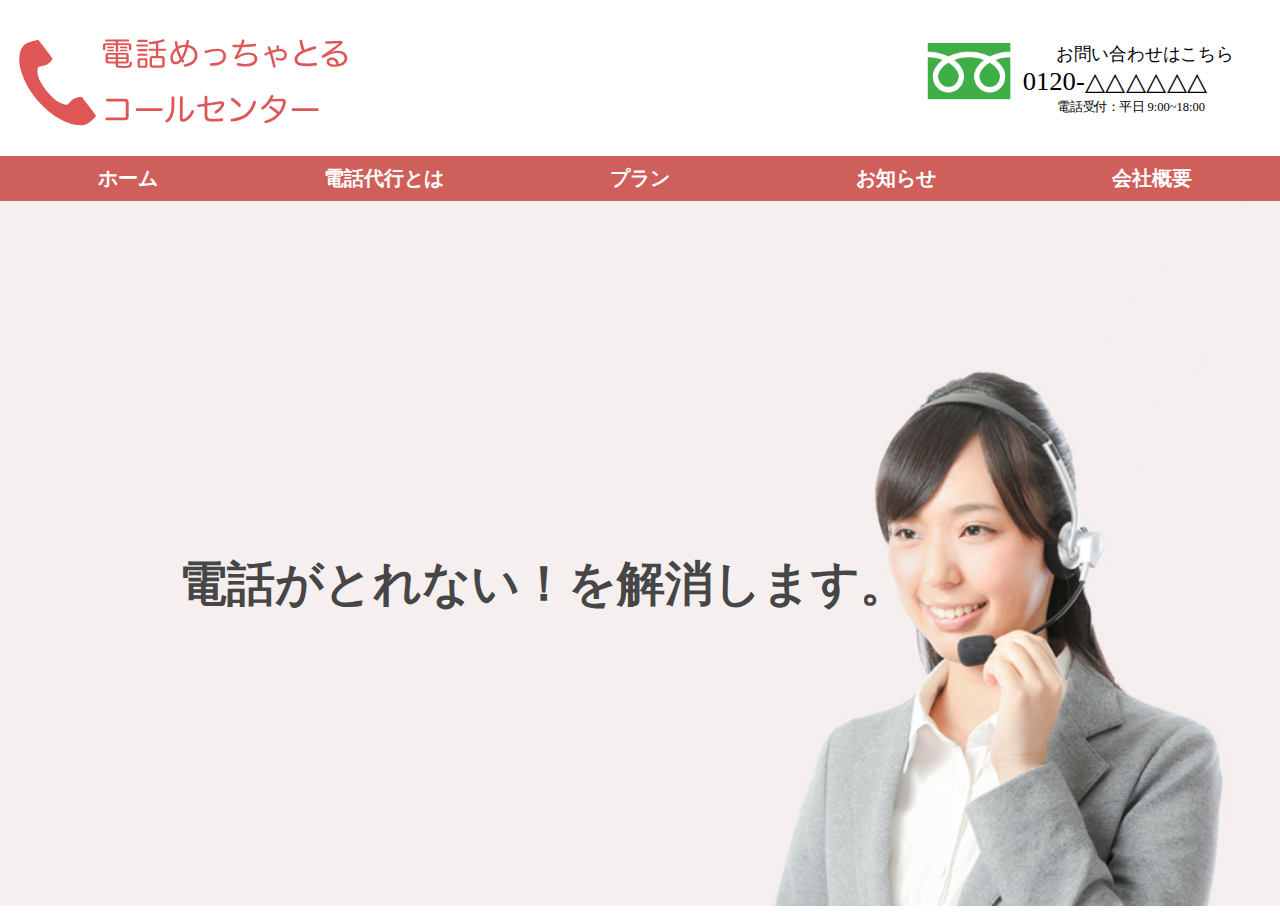
<file: callcenter/index.html>
<!DOCTYPE html>
<html lang="ja">

<head>
    <meta charset="UTF-8">
    <meta http-equiv="X-UA-Compatible" content="IE=edge">
    <meta name="viewport" content="width=device-width, initial-scale=1.0">
    <meta name="description" content="電話代行で最高品質のサービスをお求めの方、とれない電話でお悩みの方はまずご利用ください。お客様満足度99%、ご利用継続率99%の従業員数10,000名、放棄呼率0,1%">
    <meta name="keywords" content="電話代行,電話受付,コールセンター,電話めっちゃとるコールセンター">
    <meta property="og:url" content="">
    <meta property="og:site_name" content="電話めっちゃとるコールセンター">
    <meta property="og:type" content="website">
    <meta property="og:title" content="電話がとれない!を解消｜電話めっちゃとるコールセンター">
    <meta property="og:description" content="電話代行で最高品質のサービスをお求めの方、とれない電話でお悩みの方はまずご利用ください。お客様満足度99%、ご利用継続率99%の従業員数10,000名、放棄呼率0,1%">
    <meta property="og:image" content="">
    <title>電話めっちゃとるコールセンター</title>
    <link rel="stylesheet" href="css/reset.css">
    <link rel="stylesheet" href="css/style.css">
</head>

<body>
    <!-- header -->
    <header class="header">
        <div class="logo">
            <a href="index.html">
                <img src="images/denwalogo.svg" alt="電話めっちゃとるコールセンターホーム">
            </a>
        </div>
        <div class="freediallogo">
            <img src="images/freedial1.svg" alt="フリーダイヤル0120-△△△△△△お問い合わせはこちら">
        </div>
    </header>
    <nav>
        <ul class="main-nav">
            <li><a href="#">ホーム</a></li>
            <li><a href="#">電話代行とは</a></li>
            <li><a href="#">プラン</a></li>
            <li><a href="#">お知らせ</a></li>
            <li><a href="#">会社概要</a></li>
        </ul>
    </nav>

    <div class="top-kv">
        <div class="top-image">
            <img src="images/denwamainphoto-1.jpg" width="100%" alt="">
        </div>
        <div class="top-text">
            <h1>電話がとれない！を解消します。</h1>
        </div>
    </div>


</body>

</html>
</file>
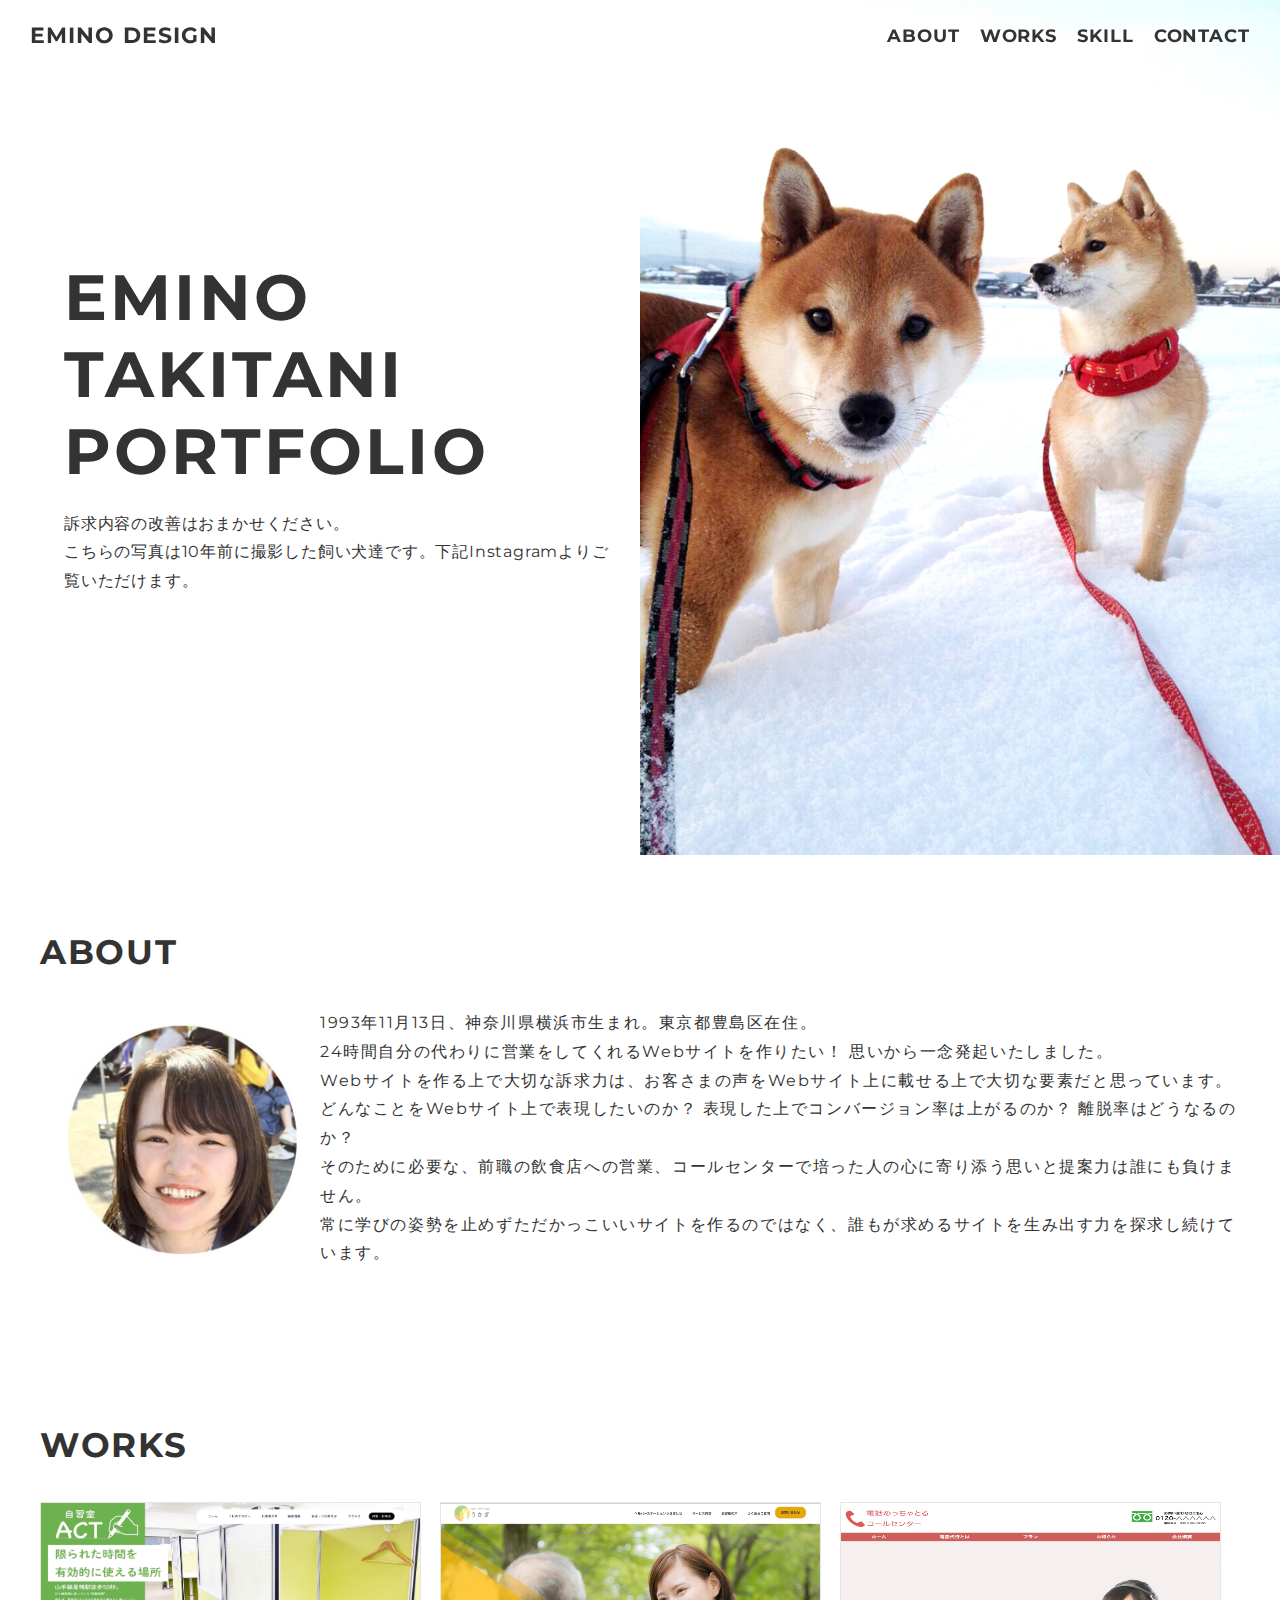
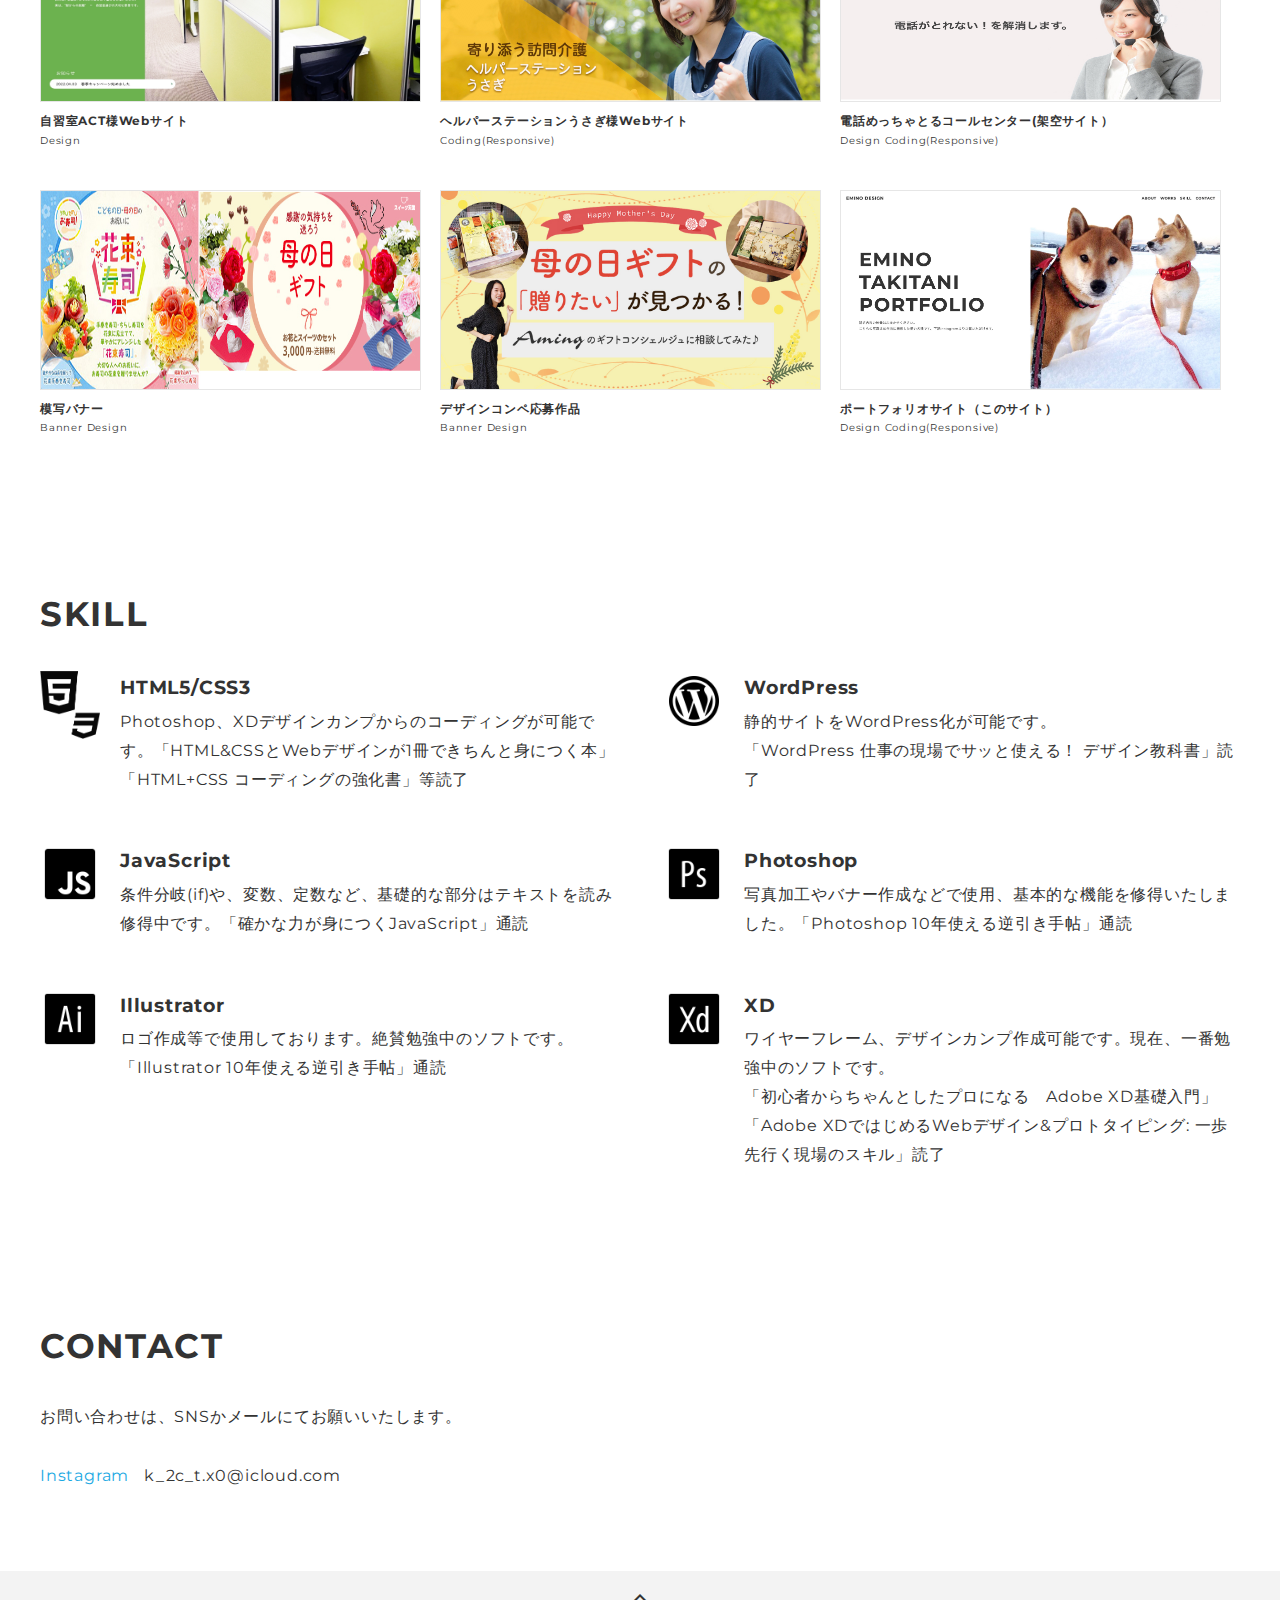
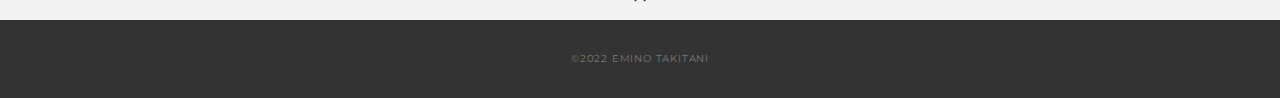
<file: emino-takitaniportfolio/index.html>
<!DOCTYPE html>
<html>

<head>
    <meta charset="utf-8">
    <meta name="viewport" content="width=device-width,initial-scale=1.0,user-scalable=no">
    <meta property="og:type" content="website">
    <meta property="og:title" content="EMINO TAKITANI ポートフォリオ">
    <meta property="og:url" content="URLが入る">
    <meta property="og:description" content="EMINO TAKITANIのポートフォリオサイトです">
    <meta property="og:image" content="">
    <meta name="description" content="EMINO TAKITANIのポートフォリオサイトです" />
    <title>EMINO TAKITANI ポートフォリオ</title>
    <link rel="preconnect" href="https://fonts.gstatic.com">
    <link rel="preconnect" href="https://fonts.gstatic.com">
    <link href="https://fonts.googleapis.com/css2?family=Montserrat:wght@400;700&display=swap" rel="stylesheet">
    <link href="https://fonts.googleapis.com/css?family=Material+Icons+Outlined" rel="stylesheet">
    <link href="css/ress.css" media="all" rel="stylesheet" type="text/css" />
    <link href="css/style.css" media="all" rel="stylesheet" type="text/css" />
    <link rel="shortcut icon" href="img/favicon.ico" />
    <link rel="canonical" href="URLが入る" />
</head>

<body>
    <div class="wrapper">

        <!-- header -->
        <header class="header">
            <div class="header-inner">
                <h1 class="header-logo">
                    <a href="index.html">EMINO DESIGN</a>
                </h1>
                <nav class="header-nav">
                    <ul class="header-nav-list">
                        <li class="header-nav-item"><a href="#about">ABOUT</a></li>
                        <li class="header-nav-item"><a href="#works">WORKS</a></li>
                        <li class="header-nav-item"><a href="#skill">SKILL</a></li>
                        <li class="header-nav-item"><a href="#contact">CONTACT</a></li>
                    </ul>
                </nav>
            </div>
        </header>
        <!-- /header -->

        <main class="content">

            <!-- split -->
            <div class="split">
                <div class="split-body">
                    <p class="split-title">EMINO<br>TAKITANI<br>PORTFOLIO</p>
                    <p class="split-text">
                        訴求内容の改善はおまかせください。
                        <br>こちらの写真は10年前に撮影した飼い犬達です。下記Instagramよりご覧いただけます。
                    </p>
                </div>
                <div class="split-img"></div>
            </div>
            <!-- /split -->

            <!-- about -->
            <section class="about section" id="about">
                <div class="inner">
                    <h2 class="title">ABOUT</h2>
                    <div class="about-container">
                        <p class="about-img"><img src="img/emino-about1.jpg" alt="恵美乃の顔写真"></p>
                        <p class="about-details">1993年11月13日、神奈川県横浜市生まれ。東京都豊島区在住。<br>24時間自分の代わりに営業をしてくれるWebサイトを作りたい！ 思いから一念発起いたしました。<br>Webサイトを作る上で大切な訴求力は、お客さまの声をWebサイト上に載せる上で大切な要素だと思っています。<br>どんなことをWebサイト上で表現したいのか？ 表現した上でコンバージョン率は上がるのか？ 離脱率はどうなるのか？<br>そのために必要な、前職の飲食店への営業、コールセンターで培った人の心に寄り添う思いと提案力は誰にも負けません。<br>常に学びの姿勢を止めずただかっこいいサイトを作るのではなく、誰もが求めるサイトを生み出す力を探求し続けています。</p>
                    </div>

                </div>
            </section>

            <!-- works -->
            <section class="works section" id="works">
                <div class="inner">
                    <h2 class="title">WORKS</h2>
                    <div class="works-list">
                        <a class="works-item" href="act-detail.html">
                            <p class="works-img"><img src="img/toppage.jpg" alt="" /></p>
                            <p class="works-name">自習室ACT様Webサイト</p>
                            <p class="works-info">Design</p>
                        </a>
                        <a class="works-item" href="helperstation-usagi.html">
                            <p class="works-img"><img src="img/helperstationusagi.jpeg" alt="ヘルパーステーションうさぎ様Webサイト" /></p>
                            <p class="works-name">ヘルパーステーションうさぎ様Webサイト</p>
                            <p class="works-info">Coding(Responsive)</p>
                        </a>
                        <a class="works-item" href="callcenter.html">
                            <p class="works-img"><img src="img/callcenter.jpg" alt="電話めっちゃとるコールセンター（架空サイト）" /></p>
                            <p class="works-name">電話めっちゃとるコールセンター(架空サイト）</p>
                            <p class="works-info">Design Coding(Responsive)</p>
                        </a>
                        <a class="works-item" href="mother's-day-banner.html">
                            <p class="works-img"><img src="img/banner1.jpg" alt="母の日バナー模写" /></p>
                            <p class="works-name">模写バナー</p>
                            <p class="works-info">Banner Design</p>
                        </a>
                        <a class="works-item" href="amingbanner.html">
                            <p class="works-img"><img src="img/amingbanner.jpg" alt="母の日バナーコンペ作品" /></p>
                            <p class="works-name">デザインコンペ応募作品</p>
                            <p class="works-info">Banner Design</p>
                        </a>
                        <a class="works-item" href="index.html">
                            <p class="works-img"><img src="img/portfolio.jpeg" alt="ポートフォリオトップページ" /></p>
                            <p class="works-name">ポートフォリオサイト（このサイト）</p>
                            <p class="works-info">Design Coding(Responsive)</p>
                        </a>
                    </div>
                </div>
            </section>
            <!-- /works -->

            <!-- skill -->
            <section class="skill section" id="skill">
                <div class="inner">
                    <h2 class="title">SKILL</h2>
                    <div class="skill-list">
                        <div class="skill-item">
                            <p class="skill-img"><img src="img/html@2x.png" alt=""></p>
                            <div class="skill-body">
                                <h3 class="skill-name">HTML5/CSS3</h3>
                                <p class="skill-text">
                                    Photoshop、XDデザインカンプからのコーディングが可能です。「HTML&CSSとWebデザインが1冊できちんと身につく本」<br>「HTML+CSS コーディングの強化書」等読了</p>
                            </div>
                        </div>
                        <div class="skill-item">
                            <p class="skill-img"><img src="img/icons8-wordpress-144.png" alt=""></p>
                            <div class="skill-body">
                                <h3 class="skill-name">WordPress</h3>
                                <p class="skill-text">
                                    静的サイトをWordPress化が可能です。<br>「WordPress 仕事の現場でサッと使える！ デザイン教科書」読了</p>
                            </div>
                        </div>
                        <div class="skill-item">
                            <p class="skill-img"><img src="img/icons8-javascript-150.png" alt=""></p>
                            <div class="skill-body">
                                <h3 class="skill-name">JavaScript</h3>
                                <p class="skill-text">
                                    条件分岐(if)や、変数、定数など、基礎的な部分はテキストを読み修得中です。「確かな力が身につくJavaScript」通読</p>
                            </div>
                        </div>
                        <div class="skill-item">
                            <p class="skill-img"><img src="img/icons8-adobe-photoshop-150.png" alt=""></p>
                            <div class="skill-body">
                                <h3 class="skill-name">Photoshop</h3>
                                <p class="skill-text">
                                    写真加工やバナー作成などで使用、基本的な機能を修得いたしました。「Photoshop 10年使える逆引き手帖」通読</p>
                            </div>
                        </div>
                        <div class="skill-item">
                            <p class="skill-img"><img src="img/icons8-adobe-illustrator-150.png" alt=""></p>
                            <div class="skill-body">
                                <h3 class="skill-name">Illustrator</h3>
                                <p class="skill-text">
                                    ロゴ作成等で使用しております。絶賛勉強中のソフトです。「Illustrator 10年使える逆引き手帖」通読</p>
                            </div>
                        </div>
                        <div class="skill-item">
                            <p class="skill-img"><img src="img/icons8-adobe-xd-150.png" alt=""></p>
                            <div class="skill-body">
                                <h3 class="skill-name">XD</h3>
                                <p class="skill-text">
                                    ワイヤーフレーム、デザインカンプ作成可能です。現在、一番勉強中のソフトです。<br>「初心者からちゃんとしたプロになる　Adobe XD基礎入門」<br>「Adobe XDではじめるWebデザイン&プロトタイピング: 一歩先行く現場のスキル」読了</p>
                            </div>
                        </div>
                    </div>
                </div>
            </section>
            <!-- /skill -->

            <!-- contact -->
            <section class="contact section" id="contact">
                <div class="inner">
                    <h2 class="title">CONTACT</h2>
                    <p class="lead">
                        お問い合わせは、<br class="sp-only">SNSかメールにてお願いいたします。
                    </p>
                    <div class="contact-list">
                        <a class="contact-item" href="https://www.instagram.com/kani032/" target="_blank" rel="noopener">Instagram</a>
                        <span class="contact-item">k_2c_t.x0@icloud.com</span>
                    </div>
                </div>
            </section>
            <!-- /contact -->
            <div class="page-top" id="js-page-top">
                <span class="material-icons-outlined">expand_less</span>
            </div>
        </main>

        <!-- footer -->
        <footer class="footer">
            <div class="copyright">&copy;2022 EMINO TAKITANI</div>
        </footer>
        <!-- /footer -->

    </div>
    <script src="https://ajax.googleapis.com/ajax/libs/jquery/3.5.1/jquery.min.js"></script>
    <script type="text/javascript" src="js/script.js"></script>
</body>

</html>
</file>
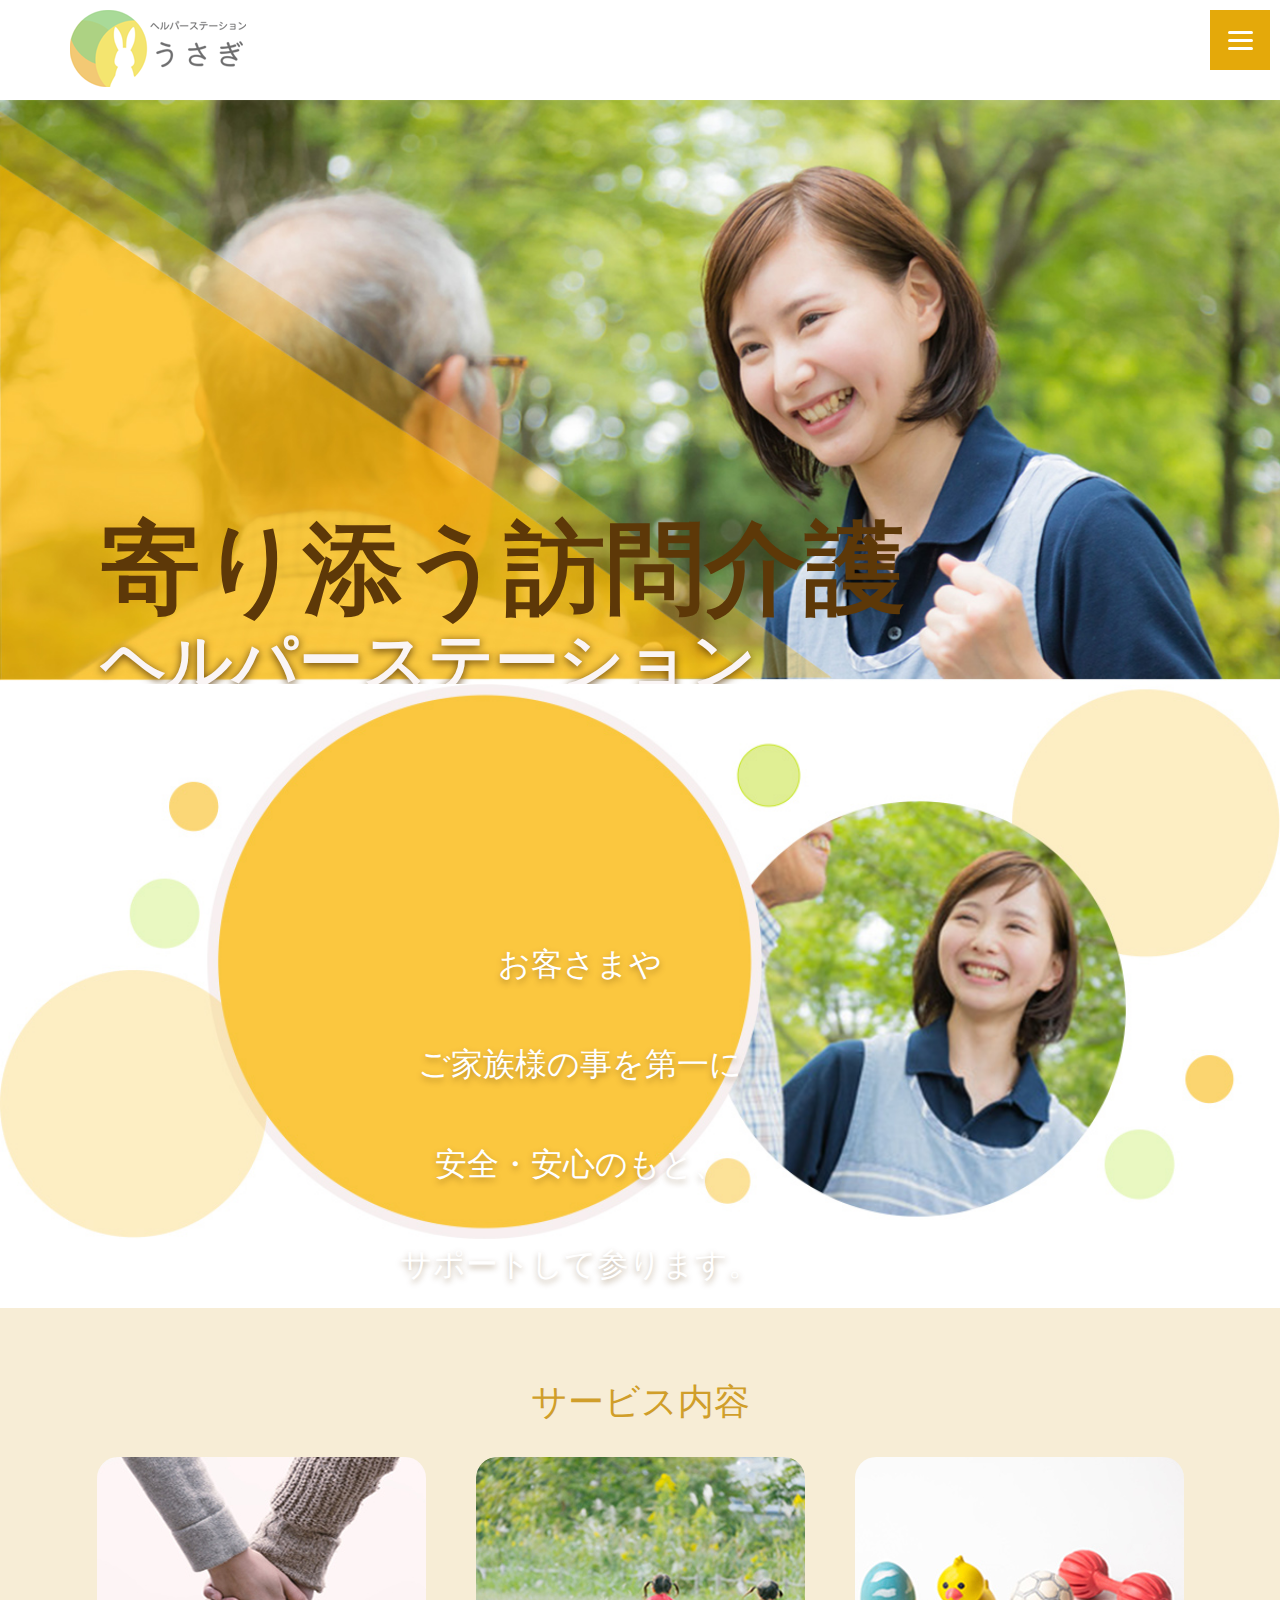
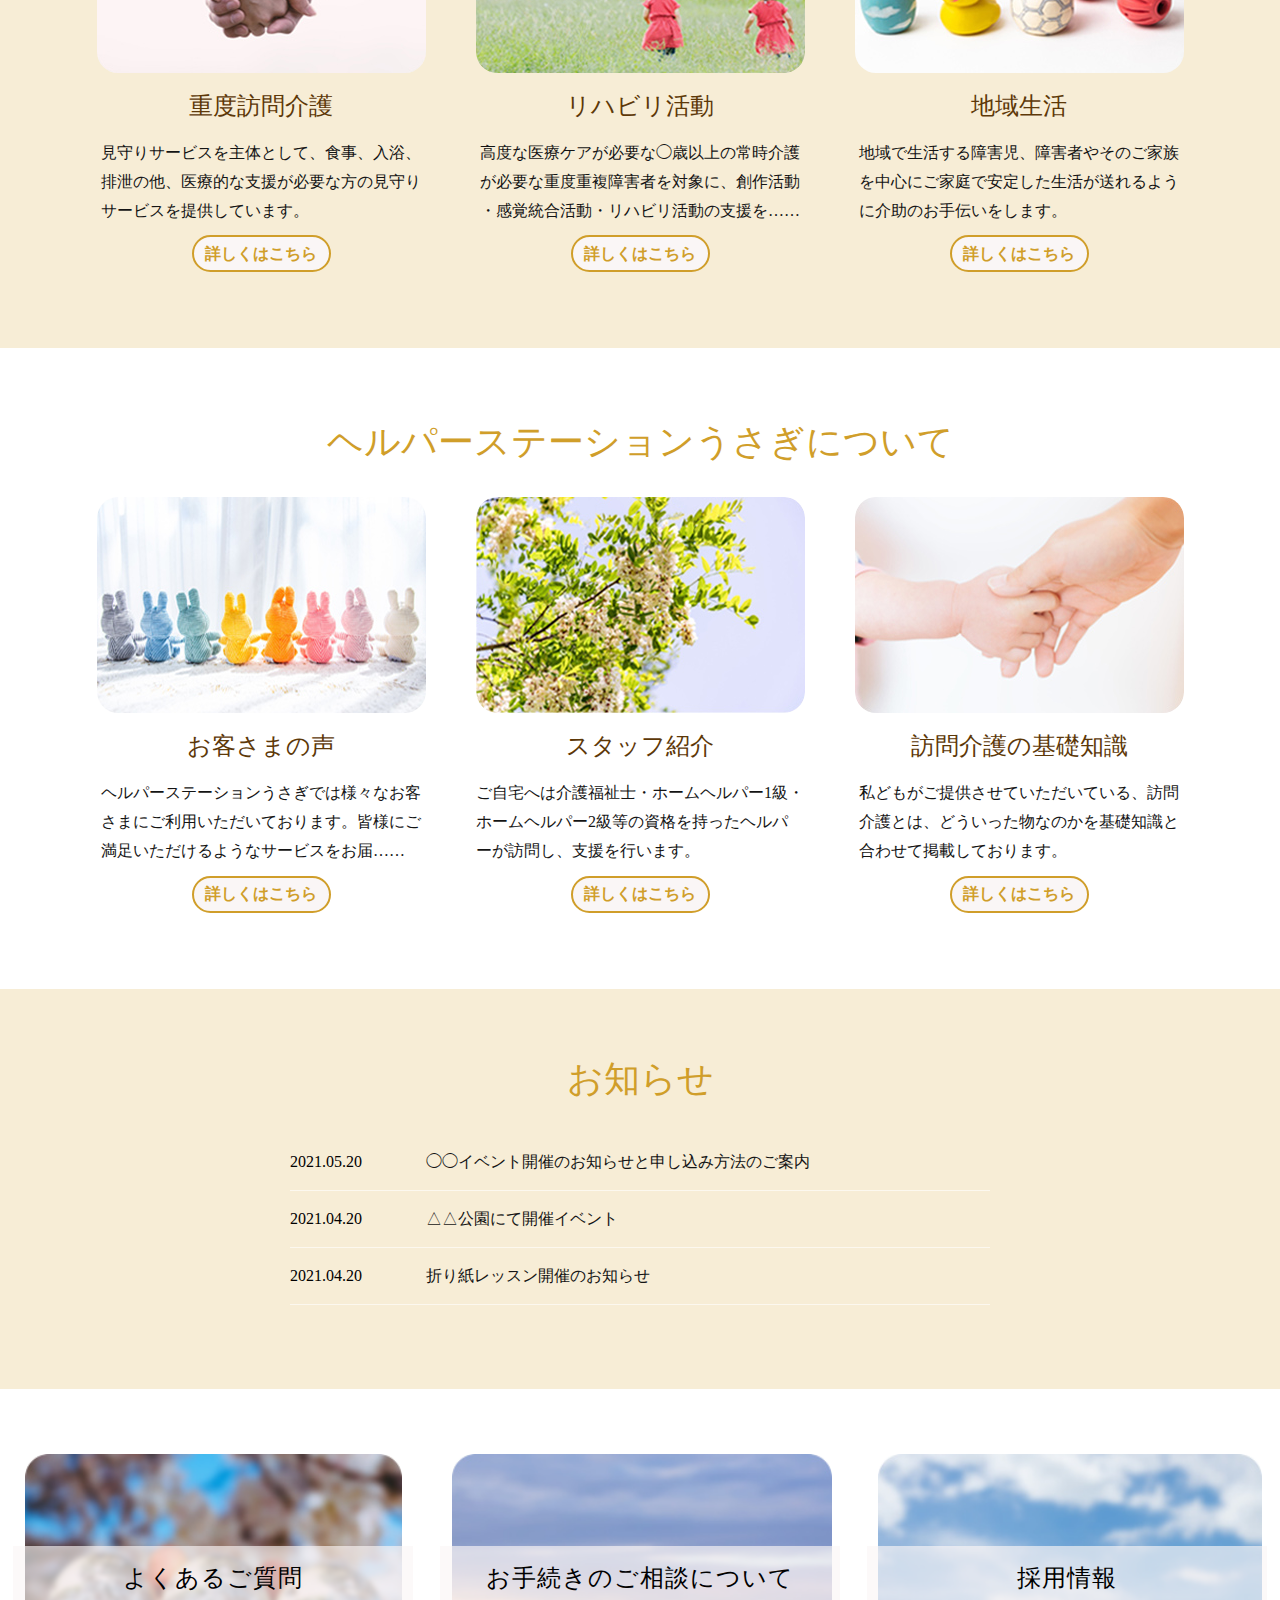
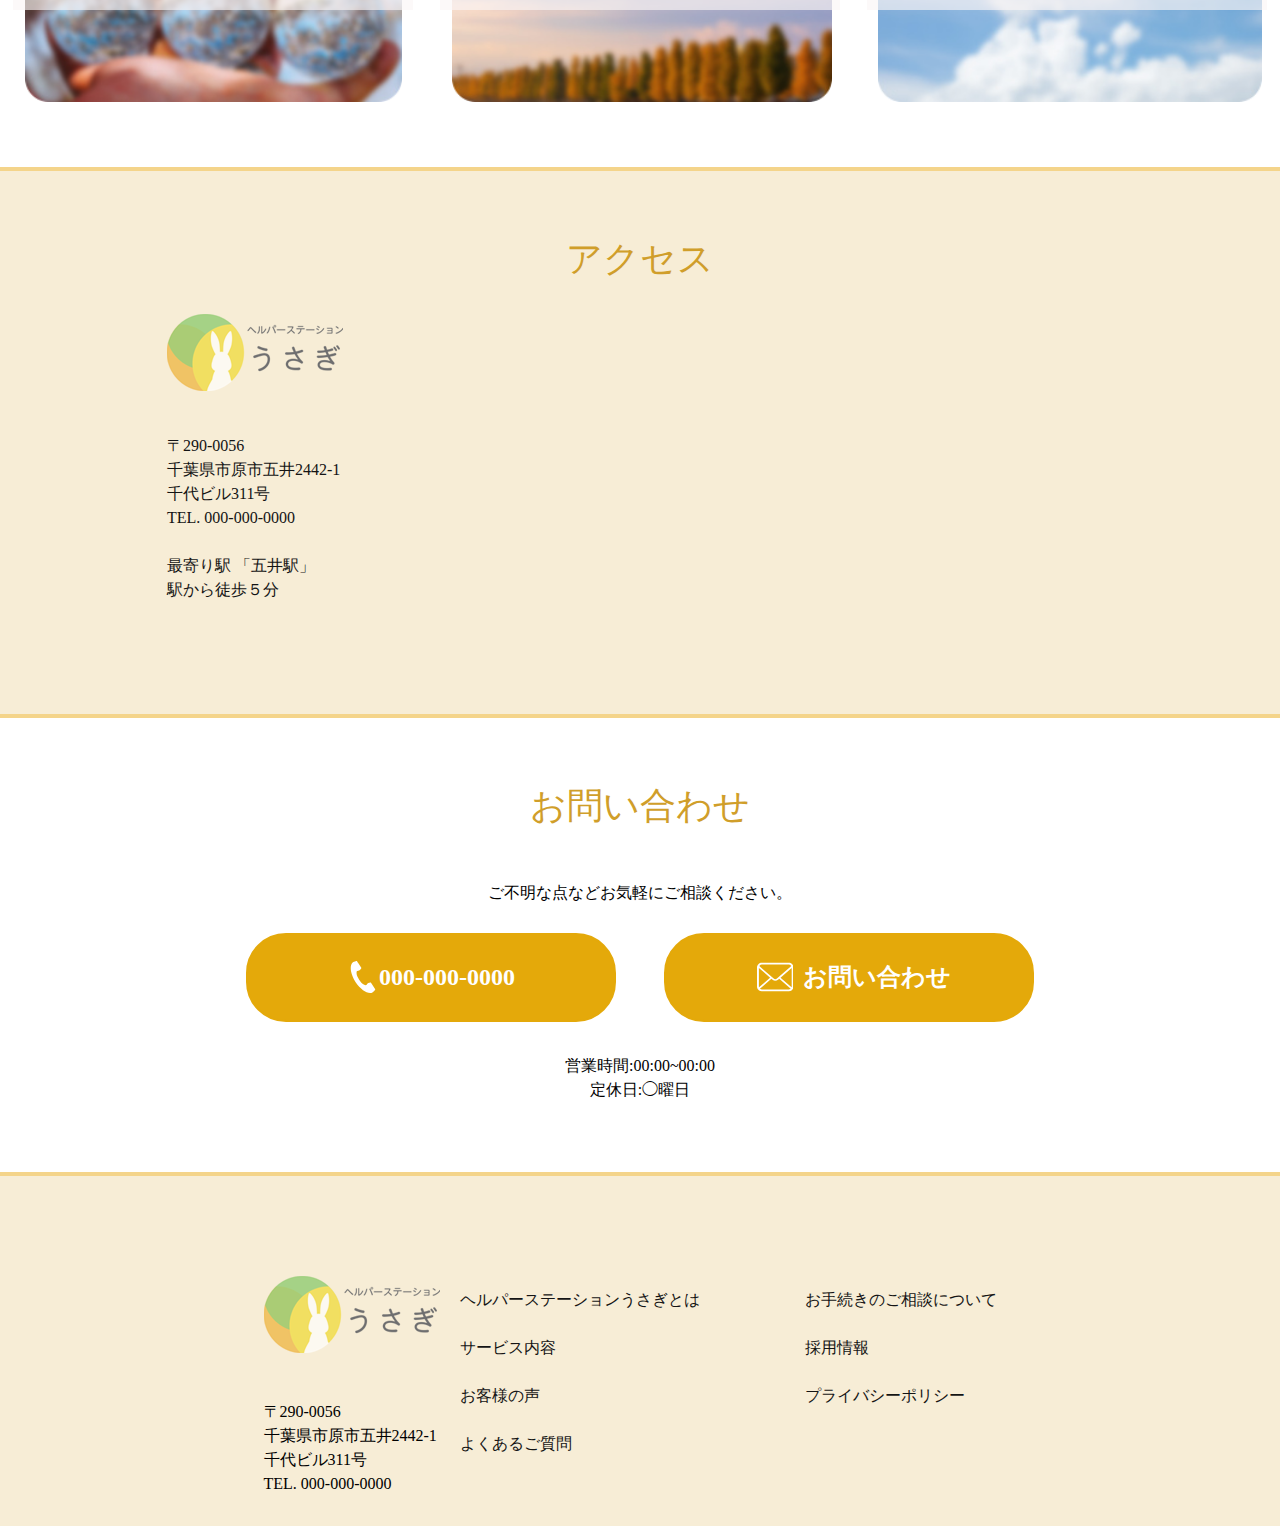
<file: helper_station_usagi/index.html>
<!DOCTYPE html>
<html lang="ja">

<head>
    <meta charset="UTF-8">
    <meta http-equiv="X-UA-Compatible" content="IE=edge">
    <meta name="viewport" content="width=device-width, initial-scale=1.0">
    <title>ヘルパーステーションうさぎ</title>
    <link rel="stylesheet" href="css/reset.css">
    <link rel="stylesheet" href="css/style.css">
</head>

<body>
    <!-- header -->
    <header class="header wrapper">
        <div class="logo">
            <a href="index.html">
                <img src="images/logo.png" alt="ヘルパーステーションうさぎホーム">
            </a>
        </div>
        <nav class="nav">
            <!--     ハンバーガーボタン -->
            <input type="checkbox" id="menu-btn-check">
            <label for="menu-btn-check" class="menu-btn"><span></span></label>
            <div class="main-nav">
                <ul>
                    <li>
                        <a href="#">ヘルパーステーションうさぎとは</a>
                    </li>
                    <li>
                        <a href="#">サービス内容</a>
                    </li>
                    <li>
                        <a href="#">お客様の声</a>
                    </li>
                    <li>
                        <a href="#">よくあるご質問</a>
                    </li>
                </ul>
            </div>

            <div class="main-navbutton0">
                <a href="#">お問い合わせ</a>
            </div>
        </nav>
    </header>
    <!-- headerここまで -->

    <!-- トップキービジュアル -->
    <div class="top-kv">
        <picture class="top-img">
            <!-- <source media="(min-width:76おpx)" srcset="images/main-visual.png 1x,images/main-visual@2x.png 2x">
            <source media="(max-width:750px)" srcset="images/main-visual-sp.jpg 1x,images/main-visual-sp@2x.jpg 2x"> -->
            <img class="top-image-pc" src="images/mainvisual.jpg" alt="寄り添う訪問介護ステーションヘルパーステーションうさぎ">
        </picture>
        <div class="top-text">
            <h1>寄り添う訪問介護</h1>
        </div>
        <div class="top-text2">
            <h2 class="titletext">ヘルパーステーション<br>うさぎ</h2>
        </div>
    </div>

    <!-- メインキービジュアル -->
    <div class="main-kv">
        <picture class="top-img-pc">
            <!-- <source media="(min-width:768px)" srcset="images/main-visual02.png 1x,images/main-visual02@2x.png 2x">
            <source media="(max-width:769px)" srcset="images/main-visual02-sp.jpg 1x,images/main-visual02-sp@2x.jpg 2x"> -->
            <img class="top-image-pc" src="images/mainvisual02.jpg" alt="お客さまやご家族様の事を第一に安全・安心のもと、サポートして参ります。 ">
        </picture>
        <div class="main-text">
            お客さまや<br>ご家族様の事を第一に<br>安全・安心のもと、<br>サポートして参ります。
        </div>
    </div>

    <!-- サービス内容 -->
    <div class="service ">
        <div class="service-title ">
            <span>サービス内容</span>
        </div>
        <ul class="service-contents ">
            <li>
                <img class="service-img" src="images/service01.jpg " alt=" ">
                <span class="service-texttitle ">重度訪問介護</span>
                <span class="service-textmain ">見守りサービスを主体として、食事、入浴、<br>排泄の他、医療的な支援が必要な方の見守り<br>サービスを提供しています。</span>
                <div class="button01 ">
                    <a href="# ">詳しくはこちら</a>
                </div>
            </li>
            <li><img class="service-img" src="images/service02.jpg " alt=" ">
                <span class="service-texttitle ">リハビリ活動</span>
                <span class="service-textmain ">高度な医療ケアが必要な◯歳以上の常時介護<br>が必要な重度重複障害者を対象に、創作活動<br>・感覚統合活動・リハビリ活動の支援を……</span>
                <div class="button02 ">
                    <a href="# ">詳しくはこちら</a>
                </div>
            </li>
            <li>
                <img class="service-img" src="images/service03.jpg " alt=" ">
                <span class="service-texttitle ">地域生活</span>
                <span class="service-textmain ">地域で生活する障害児、障害者やそのご家族<br>を中心にご家庭で安定した生活が送れるよう<br>に介助のお手伝いをします。</span>
                <div class="button03 ">
                    <a href="# ">詳しくはこちら</a>
                </div>
            </li>
        </ul>
    </div>

    <!-- ヘルパーステーションうさぎについて -->
    <div class="detail ">
        <div class="usagi-detailtitle ">
            ヘルパーステーションうさぎについて
        </div>
        <ul class="usagidetail-contents ">
            <li>
                <img class="usagidetail-img " src="images/service04.jpg " alt=" ">
                <span class="usagidetail-texttitle ">お客さまの声</span>
                <span class="usagidetail-textmain ">ヘルパーステーションうさぎでは様々なお客<br>さまにご利用いただいております。皆様にご<br>満足いただけるようなサービスをお届……</span>
                <div class="button04 ">
                    <a href="# ">詳しくはこちら</a>
                </div>
            </li>
            <li>
                <img class="usagidetail-img " src="images/service05.jpg " alt=" ">
                <span class="usagidetail-texttitle ">スタッフ紹介</span>
                <span class="usagidetail-textmain ">ご自宅へは介護福祉士・ホームヘルパー1級・<br>ホームヘルパー2級等の資格を持ったヘルパ<br>ーが訪問し、支援を行います。</span>
                <div class="button05 ">
                    <a href="# ">詳しくはこちら</a>
                </div>
            </li>
            <li>
                <img class="usagidetail-img " src="images/service06.jpg " alt=" ">
                <span class="usagidetail-texttitle ">訪問介護の基礎知識</span>
                <span class="usagidetail-textmain ">私どもがご提供させていただいている、訪問<br>介護とは、どういった物なのかを基礎知識と<br>合わせて掲載しております。</span>
                <div class="button06 ">
                    <a href="# ">詳しくはこちら</a>
                </div>
            </li>
        </ul>
    </div>

    <!-- お知らせ -->
    <div class="information ">
        <div class="information-title ">お知らせ</div>
        <ul class="information-list ">
            <li class="information-item ">
                <div class="event ">
                    <time class="date " datetime="2021-05-20 ">2021.05.20</time>
                    <a href="# ">
                        <span class="category-news ">◯◯イベント開催のお知らせと申し込み方法のご案内</span>
                    </a>
                </div>
            </li>
            <li class="information-item ">
                <div class="event-2 ">
                    <time class="date " datetime="2021-04-20 ">2021.04.20</time>
                    <a href="# ">
                        <span class="category-news ">△△公園にて開催イベント</span>
                    </a>
                </div>
            </li>
            <li class="information-item ">
                <div class="event-3 ">
                    <time class="date " datetime="2021-04-20 ">2021.04.20</time>
                    <a href="# ">
                        <span class="category-news ">折り紙レッスン開催のお知らせ</span>
                    </a>
                </div>
            </li>
        </ul>
    </div>

    <!-- よくあるご質問、お手続きのご相談について、採用情報 -->
    <div class="threebox ">
        <ul class="threebox-contents ">
            <li>
                <img class="threebox-img-question " src="images/question.jpg " alt="よくあるご質問 ">
                <p class="threebox-question ">よくあるご質問</p>
                <div class="band1 "></div>
            </li>
            <li>
                <img class="threebox-img-flow " src="images/flow.jpg " alt="お手続きのご相談について ">
                <p class="threebox-flow ">お手続きのご相談について</p>
            </li>
            <li>
                <img class="threebox-img-recruit " src="images/recruit.jpg " alt="採用情報 ">
                <p class="threebox-recruit ">採用情報</p>
            </li>
        </ul>
    </div>

    <!-- アクセス -->
    <div class="access ">
        <div class="access-title ">
            <span>アクセス </span>
        </div>
        <div class="access-container ">
            <div class="access-contents ">
                <div class="access-logo ">
                    <img src="images/logo.png " alt="ヘルパーステーションうさぎロゴ ">
                </div>
                <div class="address ">
                    <span>〒290-0056<br>千葉県市原市五井2442-1<br>千代ビル311号</span>
                </div>
                <div class="tel ">
                    <span>TEL. 000-000-0000</span>
                </div>
                <div class="nearest-station ">
                    <span>最寄り駅 「五井駅」<br>駅から徒歩５分</span>
                </div>
            </div>
            <div class="accessmap ">
                <iframe class="googlemap " src="https://www.google.com/maps/embed?pb=!1m18!1m12!1m3!1d3247.467687983907!2d140.0829639153147!3d35.51743854654474!2m3!1f0!2f0!3f0!3m2!1i1024!2i768!4f13.1!3m3!1m2!1s0x60229ea0b65d2429%3A0xe12baf1397bb4cf7!2z44CSMjkwLTAwNTYg5Y2D6JGJ55yM5biC5Y6f5biC5LqU5LqV77yS77yU77yU77yS4oiS77yRIOWNg-S7o-ODk-ODqyAzMTE!5e0!3m2!1sja!2sjp!4v1651218332751!5m2!1sja!2sjp "
                    width="100%" height="330 " style="border:0; " allowfullscreen=" " loading="lazy " referrerpolicy="no-referrer-when-downgrade ">
            </iframe>
            </div>
        </div>

    </div>

    <!-- お問い合わせ -->
    <div class="inquiry ">
        <div class="inquiry-container ">
            <div class="inquiry-title ">
                <span>お問い合わせ</span>
            </div>
            <div class="unknown-point ">ご不明な点などお気軽にご相談ください。</div>
        </div>
        <ul class="button-container ">
            <li class="tel-button ">
                <a href="#">
                    <svg class="tel-icon" version="1.1" id="_x32_" xmlns="http://www.w3.org/2000/svg" xmlns:xlink="http://www.w3.org/1999/xlink" x="0px" y="0px" viewBox="0 0 512 512" style="width: 32px; height: 32px; opacity: 1;" xml:space="preserve">
                    <style type="text/css">
                        .st0{fill:#4B4B4B;}
                    </style>
                    <g>
                        <path d="M94.811,21.696c-35.18,22.816-42.091,94.135-28.809,152.262c10.344,45.266,32.336,105.987,69.42,163.165
                            c34.886,53.79,83.557,102.022,120.669,129.928c47.657,35.832,115.594,58.608,150.774,35.792
                            c17.789-11.537,44.218-43.058,45.424-48.714c0,0-15.498-23.896-18.899-29.14l-51.972-80.135
                            c-3.862-5.955-28.082-0.512-40.386,6.457c-16.597,9.404-31.882,34.636-31.882,34.636c-11.38,6.575-20.912,0.024-40.828-9.142
                            c-24.477-11.262-51.997-46.254-73.9-77.947c-20.005-32.923-40.732-72.322-41.032-99.264c-0.247-21.922-2.341-33.296,8.304-41.006
                            c0,0,29.272-3.666,44.627-14.984c11.381-8.392,26.228-28.286,22.366-34.242l-51.972-80.134c-3.401-5.244-18.899-29.14-18.899-29.14
                            C152.159-1.117,112.6,10.159,94.811,21.696z"></path>
                    </g>
                </svg> 000-000-0000
                </a>
            </li>
            <li class="mail-button">
                <a href="#">
                    <svg class="mail-icon" version="1.1" id="_x33_" xmlns="http://www.w3.org/2000/svg" xmlns:xlink="http://www.w3.org/1999/xlink" x="0px" y="0px" viewBox="0 0 512 512" style="width: 48px; height: 48px; opacity: 1;" xml:space="preserve">
                    <style type="text/css">
                        .st0{fill:#4B4B4B;}
                    </style>
                    <g>
                        <path d="M510.746,110.361c-2.128-10.754-6.926-20.918-13.926-29.463c-1.422-1.794-2.909-3.39-4.535-5.009
                            c-12.454-12.52-29.778-19.701-47.531-19.701H67.244c-17.951,0-34.834,7-47.539,19.708c-1.608,1.604-3.099,3.216-4.575,5.067
                            c-6.97,8.509-11.747,18.659-13.824,29.428C0.438,114.62,0,119.002,0,123.435v265.137c0,9.224,1.874,18.206,5.589,26.745
                            c3.215,7.583,8.093,14.772,14.112,20.788c1.516,1.509,3.022,2.901,4.63,4.258c12.034,9.966,27.272,15.45,42.913,15.45h377.51
                            c15.742,0,30.965-5.505,42.967-15.56c1.604-1.298,3.091-2.661,4.578-4.148c5.818-5.812,10.442-12.49,13.766-19.854l0.438-1.05
                            c3.646-8.377,5.497-17.33,5.497-26.628V123.435C512,119.06,511.578,114.649,510.746,110.361z M34.823,99.104
                            c0.951-1.392,2.165-2.821,3.714-4.382c7.689-7.685,17.886-11.914,28.706-11.914h377.51c10.915,0,21.115,4.236,28.719,11.929
                            c1.313,1.327,2.567,2.8,3.661,4.272l2.887,3.88l-201.5,175.616c-6.212,5.446-14.21,8.443-22.523,8.443
                            c-8.231,0-16.222-2.99-22.508-8.436L32.19,102.939L34.823,99.104z M26.755,390.913c-0.109-0.722-0.134-1.524-0.134-2.341V128.925
                            l156.37,136.411L28.199,400.297L26.755,390.913z M464.899,423.84c-6.052,3.492-13.022,5.344-20.145,5.344H67.244
                            c-7.127,0-14.094-1.852-20.142-5.344l-6.328-3.668l159.936-139.379l17.528,15.246c10.514,9.128,23.922,14.16,37.761,14.16
                            c13.89,0,27.32-5.032,37.827-14.16l17.521-15.253L471.228,420.18L464.899,423.84z M485.372,388.572
                            c0,0.803-0.015,1.597-0.116,2.304l-1.386,9.472L329.012,265.409l156.36-136.418V388.572z"></path>
                    </g>
                </svg> お問い合わせ
                </a>
            </li>
        </ul>
        <div class="regular-container ">
            <div class="business-hours ">営業時間:00:00~00:00</div>
            <div class="regular-holiday ">定休日:◯曜日</div>
        </div>
    </div>

    <!-- footer -->
    <footer class="footer ">
        <div class="footer-inner ">
            <div class="footer-container ">
                <div class="footer-logo ">
                    <a href="index.html ">
                        <img src="images/logo.png " alt="ヘルパーステーションうさぎホーム ">
                    </a>
                </div>
                <div class="address-container ">
                    <span class="footer-address ">〒290-0056<br>千葉県市原市五井2442-1<br>千代ビル311号<br></span>
                    <span class="footer-tel ">TEL. 000-000-0000</span>
                </div>
            </div>
            <div class="footer-menu ">
                <ul class="footer-menu-contents1 ">
                    <li>
                        <a href="# ">ヘルパーステーションうさぎとは</a>
                    </li>
                    <li>
                        <a href="# ">サービス内容</a>
                    </li>
                    <li>
                        <a href="# ">お客様の声</a>
                    </li>
                    <li>
                        <a href="# ">よくあるご質問</a>
                    </li>
                </ul>
                <ul class="footer-menu-contents2 ">
                    <li>
                        <a href="# ">お手続きのご相談について</a>
                    </li>
                    <li>
                        <a href="# ">採用情報</a>
                    </li>
                    <li>
                        <a href="# ">プライバシーポリシー</a>
                    </li>
                </ul>
            </div>
        </div>
    </footer>

</body>

</html>
</file>
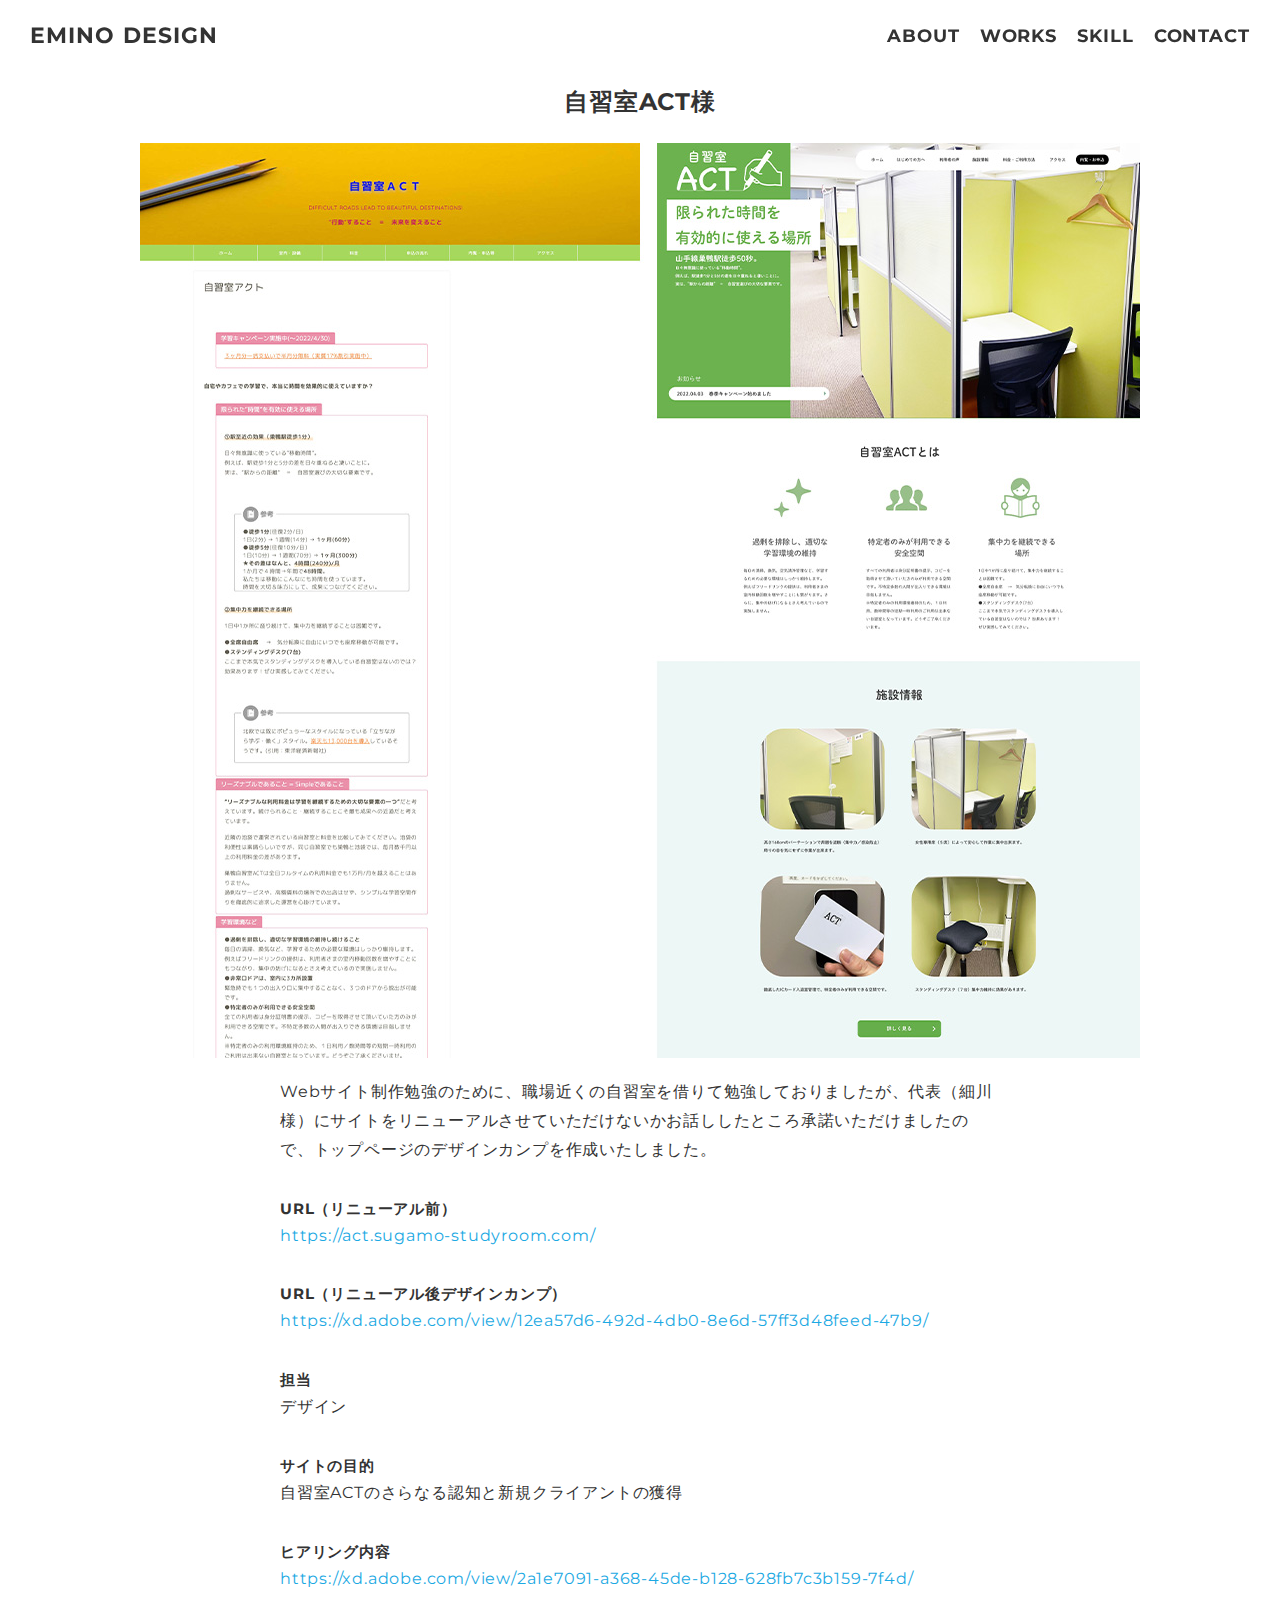
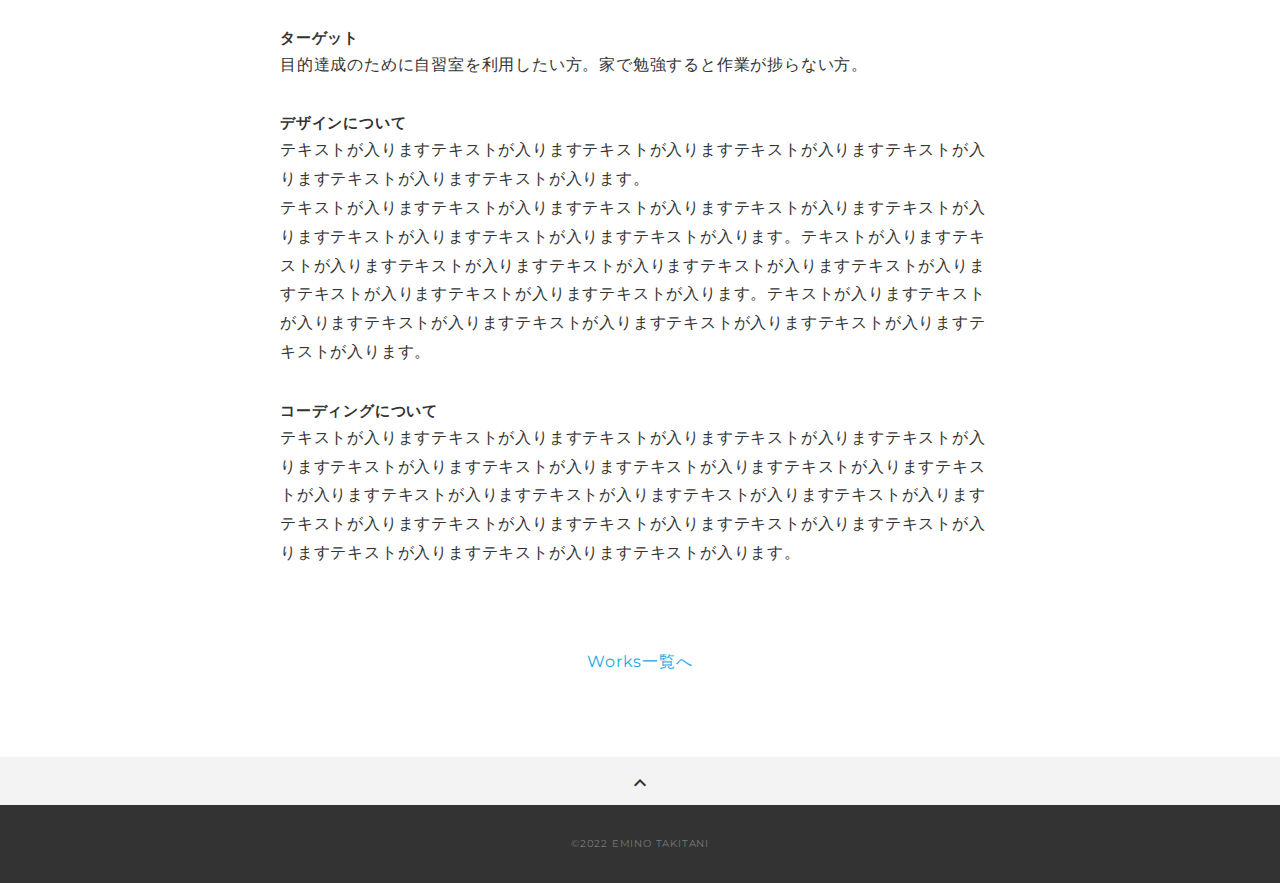
<file: emino-takitaniportfolio/act-detail.html>
<!DOCTYPE html>
<html>

<head>
    <meta charset="utf-8">
    <meta name="viewport" content="width=device-width,initial-scale=1.0,user-scalable=no">
    <meta property="og:type" content="website">
    <meta property="og:title" content="EMINO TAKITANI ポートフォリオ">
    <meta property="og:url" content="URLが入る">
    <meta property="og:description" content="EMINO TAKITANIのポートフォリオサイトです">
    <meta property="og:image" content="">
    <meta name="description" content="EMINO TAKITANIのポートフォリオサイトです" />
    <title>EMINO TAKITANI ポートフォリオ</title>
    <link rel="preconnect" href="https://fonts.gstatic.com">
    <link rel="preconnect" href="https://fonts.gstatic.com">
    <link href="https://fonts.googleapis.com/css2?family=Montserrat:wght@400;700&display=swap" rel="stylesheet">
    <link href="https://fonts.googleapis.com/css?family=Material+Icons+Outlined" rel="stylesheet">
    <link href="css/ress.css" media="all" rel="stylesheet" type="text/css" />
    <link href="css/style.css" media="all" rel="stylesheet" type="text/css" />
    <link rel="shortcut icon" href="img/favicon.ico" />
    <link rel="canonical" href="URLが入る" />
</head>

<body>
    <div class="wrapper">

        <!-- header -->
        <header class="header">
            <div class="header-inner">
                <h1 class="header-logo">
                    <a href=".">EMINO DESIGN</a>
                </h1>
                <nav class="header-nav">
                    <ul class="header-nav-list">
                        <li class="header-nav-item"><a href="./#about">ABOUT</a></li>
                        <li class="header-nav-item"><a href="./#works">WORKS</a></li>
                        <li class="header-nav-item"><a href="./#skill">SKILL</a></li>
                        <li class="header-nav-item"><a href="./#contact">CONTACT</a></li>
                    </ul>
                </nav>
            </div>
        </header>
        <!-- /header -->

        <main class="content">

            <article class="article">
                <div class="article-inner">
                    <h2 class="article-title">自習室ACT様</h2>
                    <p class="article-img">
                        <img src="img/toppage-designcomp.jpg" alt="">
                    </p>
                    <div class="article-body">
                        <p>
                            Webサイト制作勉強のために、職場近くの自習室を借りて勉強しておりましたが、代表（細川様）にサイトをリニューアルさせていただけないかお話ししたところ承諾いただけましたので、トップページのデザインカンプを作成いたしました。
                        </p>
                        <h3 class="article-info-title">URL（リニューアル前）</h3>
                        <p><a href="https://act.sugamo-studyroom.com/" target="_blank" rel="noopener">https://act.sugamo-studyroom.com/</a></p>
                        <h3 class="article-info-title">URL（リニューアル後デザインカンプ）</h3>
                        <p><a href="https://xd.adobe.com/view/12ea57d6-492d-4db0-8e6d-57ff3d48feed-47b9/" target="_blank" rel="noopener">https://xd.adobe.com/view/12ea57d6-492d-4db0-8e6d-57ff3d48feed-47b9/</a></p>
                        <h3 class="article-info-title">担当</h3>
                        <p>デザイン</p>
                        <h3 class="article-info-title">サイトの目的</h3>
                        <p>自習室ACTのさらなる認知と新規クライアントの獲得</p>
                        <h3 class="article-info-title">ヒアリング内容</h3>
                        <p><a href="https://xd.adobe.com/view/2a1e7091-a368-45de-b128-628fb7c3b159-7f4d/" target="_blank" rel="noopener">https://xd.adobe.com/view/2a1e7091-a368-45de-b128-628fb7c3b159-7f4d/</a></p>
                        <h3 class="article-info-title">ターゲット</h3>
                        <p>目的達成のために自習室を利用したい方。家で勉強すると作業が捗らない方。</p>
                        <h3 class="article-info-title">デザインについて</h3>
                        <p>
                            テキストが入りますテキストが入りますテキストが入りますテキストが入りますテキストが入りますテキストが入りますテキストが入ります。<br>テキストが入りますテキストが入りますテキストが入りますテキストが入りますテキストが入りますテキストが入りますテキストが入りますテキストが入ります。テキストが入りますテキストが入りますテキストが入りますテキストが入りますテキストが入りますテキストが入りますテキストが入りますテキストが入りますテキストが入ります。テキストが入りますテキストが入りますテキストが入りますテキストが入りますテキストが入りますテキストが入りますテキストが入ります。
                        </p>
                        <h3 class="article-info-title">コーディングについて</h3>
                        <p>
                            テキストが入りますテキストが入りますテキストが入りますテキストが入りますテキストが入りますテキストが入りますテキストが入りますテキストが入りますテキストが入りますテキストが入りますテキストが入りますテキストが入りますテキストが入りますテキストが入りますテキストが入りますテキストが入りますテキストが入りますテキストが入りますテキストが入りますテキストが入りますテキストが入りますテキストが入ります。
                        </p>
                    </div>
                    <div class="home-link">
                        <a href="./#works">Works一覧へ</a>
                    </div>
                </div>
            </article>

            <div class="page-top" id="js-page-top">
                <span class="material-icons-outlined">expand_less</span>
            </div>
        </main>

        <!-- footer -->
        <footer class="footer">
            <div class="copyright">&copy;2022 EMINO TAKITANI</div>
        </footer>
        <!-- /footer -->

    </div>
    <script src="https://ajax.googleapis.com/ajax/libs/jquery/3.5.1/jquery.min.js"></script>
    <script type="text/javascript" src="js/script.js"></script>
</body>

</html>
</file>
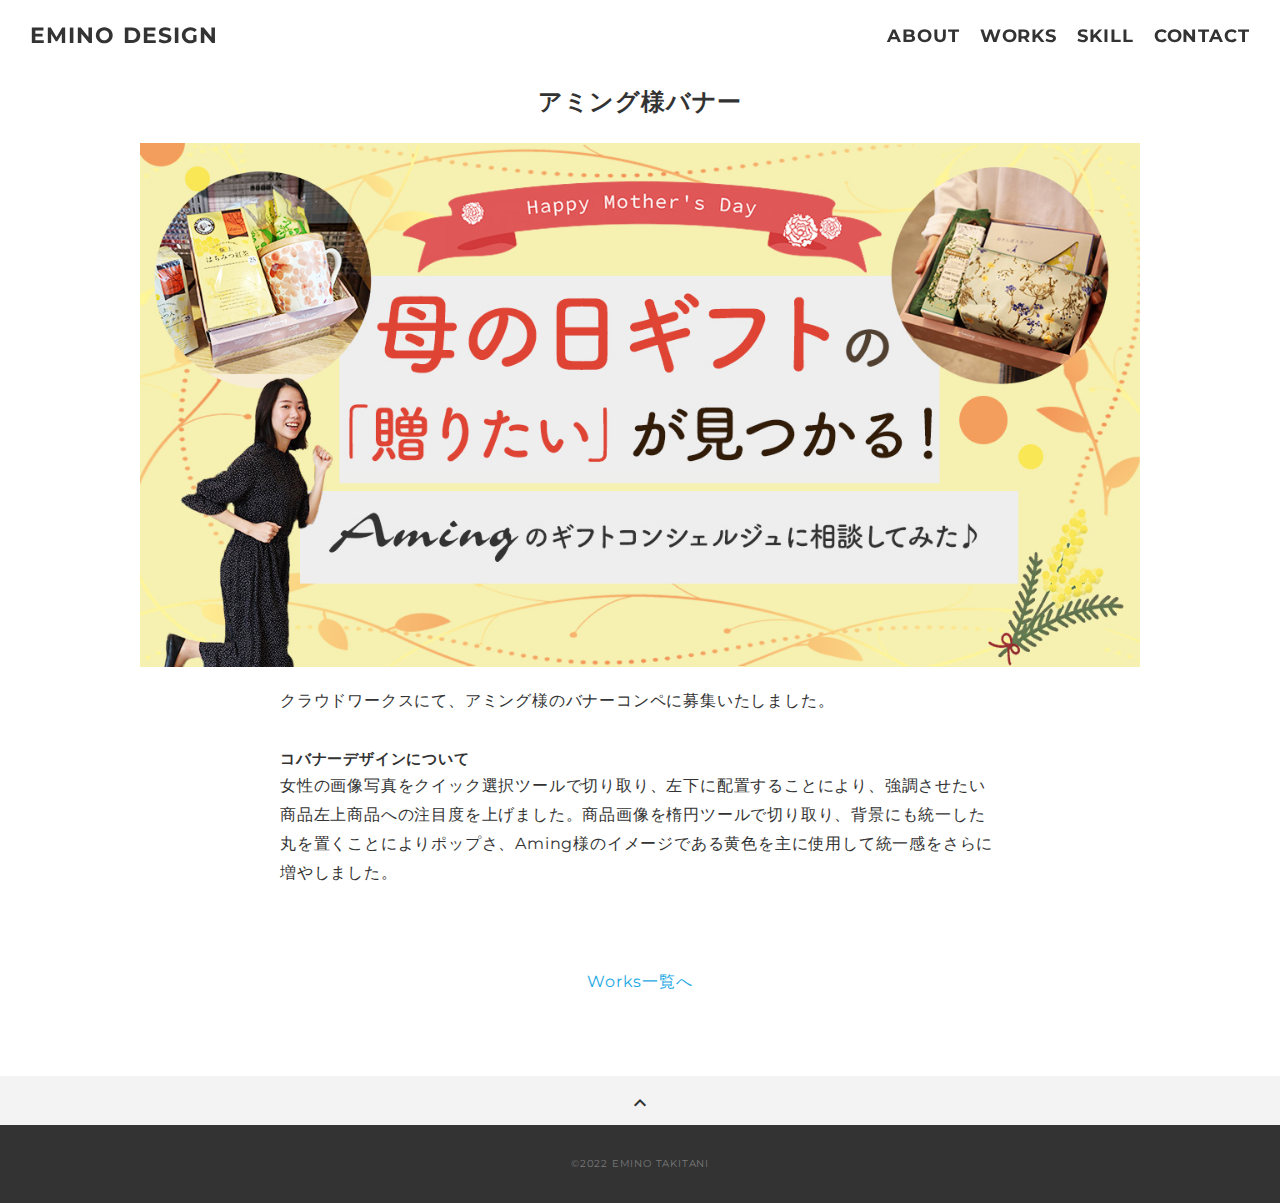
<file: emino-takitaniportfolio/amingbanner.html>
<!DOCTYPE html>
<html>

<head>
    <meta charset="utf-8">
    <meta name="viewport" content="width=device-width,initial-scale=1.0,user-scalable=no">
    <meta property="og:type" content="website">
    <meta property="og:title" content="EMINO TAKITANI ポートフォリオ">
    <meta property="og:url" content="URLが入る">
    <meta property="og:description" content="EMINO TAKITANIのポートフォリオサイトです">
    <meta property="og:image" content="">
    <meta name="description" content="EMINO TAKITANIのポートフォリオサイトです" />
    <title>EMINO TAKITANI ポートフォリオ</title>
    <link rel="preconnect" href="https://fonts.gstatic.com">
    <link rel="preconnect" href="https://fonts.gstatic.com">
    <link href="https://fonts.googleapis.com/css2?family=Montserrat:wght@400;700&display=swap" rel="stylesheet">
    <link href="https://fonts.googleapis.com/css?family=Material+Icons+Outlined" rel="stylesheet">
    <link href="css/ress.css" media="all" rel="stylesheet" type="text/css" />
    <link href="css/style.css" media="all" rel="stylesheet" type="text/css" />
    <link rel="shortcut icon" href="img/favicon.ico" />
    <link rel="canonical" href="URLが入る" />
</head>

<body>
    <div class="wrapper">

        <!-- header -->
        <header class="header">
            <div class="header-inner">
                <h1 class="header-logo">
                    <a href=".">EMINO DESIGN</a>
                </h1>
                <nav class="header-nav">
                    <ul class="header-nav-list">
                        <li class="header-nav-item"><a href="./#about">ABOUT</a></li>
                        <li class="header-nav-item"><a href="./#works">WORKS</a></li>
                        <li class="header-nav-item"><a href="./#skill">SKILL</a></li>
                        <li class="header-nav-item"><a href="./#contact">CONTACT</a></li>
                    </ul>
                </nav>
            </div>
        </header>
        <!-- /header -->

        <main class="content">

            <article class="article">
                <div class="article-inner">
                    <h2 class="article-title">アミング様バナー</h2>
                    <p class="article-img">
                        <img src="img/amingbanner.jpg" alt="アミング様バナー">
                    </p>
                    <div class="article-body">
                        <p>
                            クラウドワークスにて、アミング様のバナーコンペに募集いたしました。
                        </p>
                        <h3 class="article-info-title">コバナーデザインについて</h3>
                        <p>
                            女性の画像写真をクイック選択ツールで切り取り、左下に配置することにより、強調させたい商品左上商品への注目度を上げました。商品画像を楕円ツールで切り取り、背景にも統一した丸を置くことによりポップさ、Aming様のイメージである黄色を主に使用して統一感をさらに増やしました。
                        </p>
                    </div>
                    <div class="home-link">
                        <a href="./#works">Works一覧へ</a>
                    </div>
                </div>
            </article>

            <div class="page-top" id="js-page-top">
                <span class="material-icons-outlined">expand_less</span>
            </div>
        </main>

        <!-- footer -->
        <footer class="footer">
            <div class="copyright">&copy;2022 EMINO TAKITANI</div>
        </footer>
        <!-- /footer -->

    </div>
    <script src="https://ajax.googleapis.com/ajax/libs/jquery/3.5.1/jquery.min.js"></script>
    <script type="text/javascript" src="js/script.js"></script>
</body>

</html>
</file>
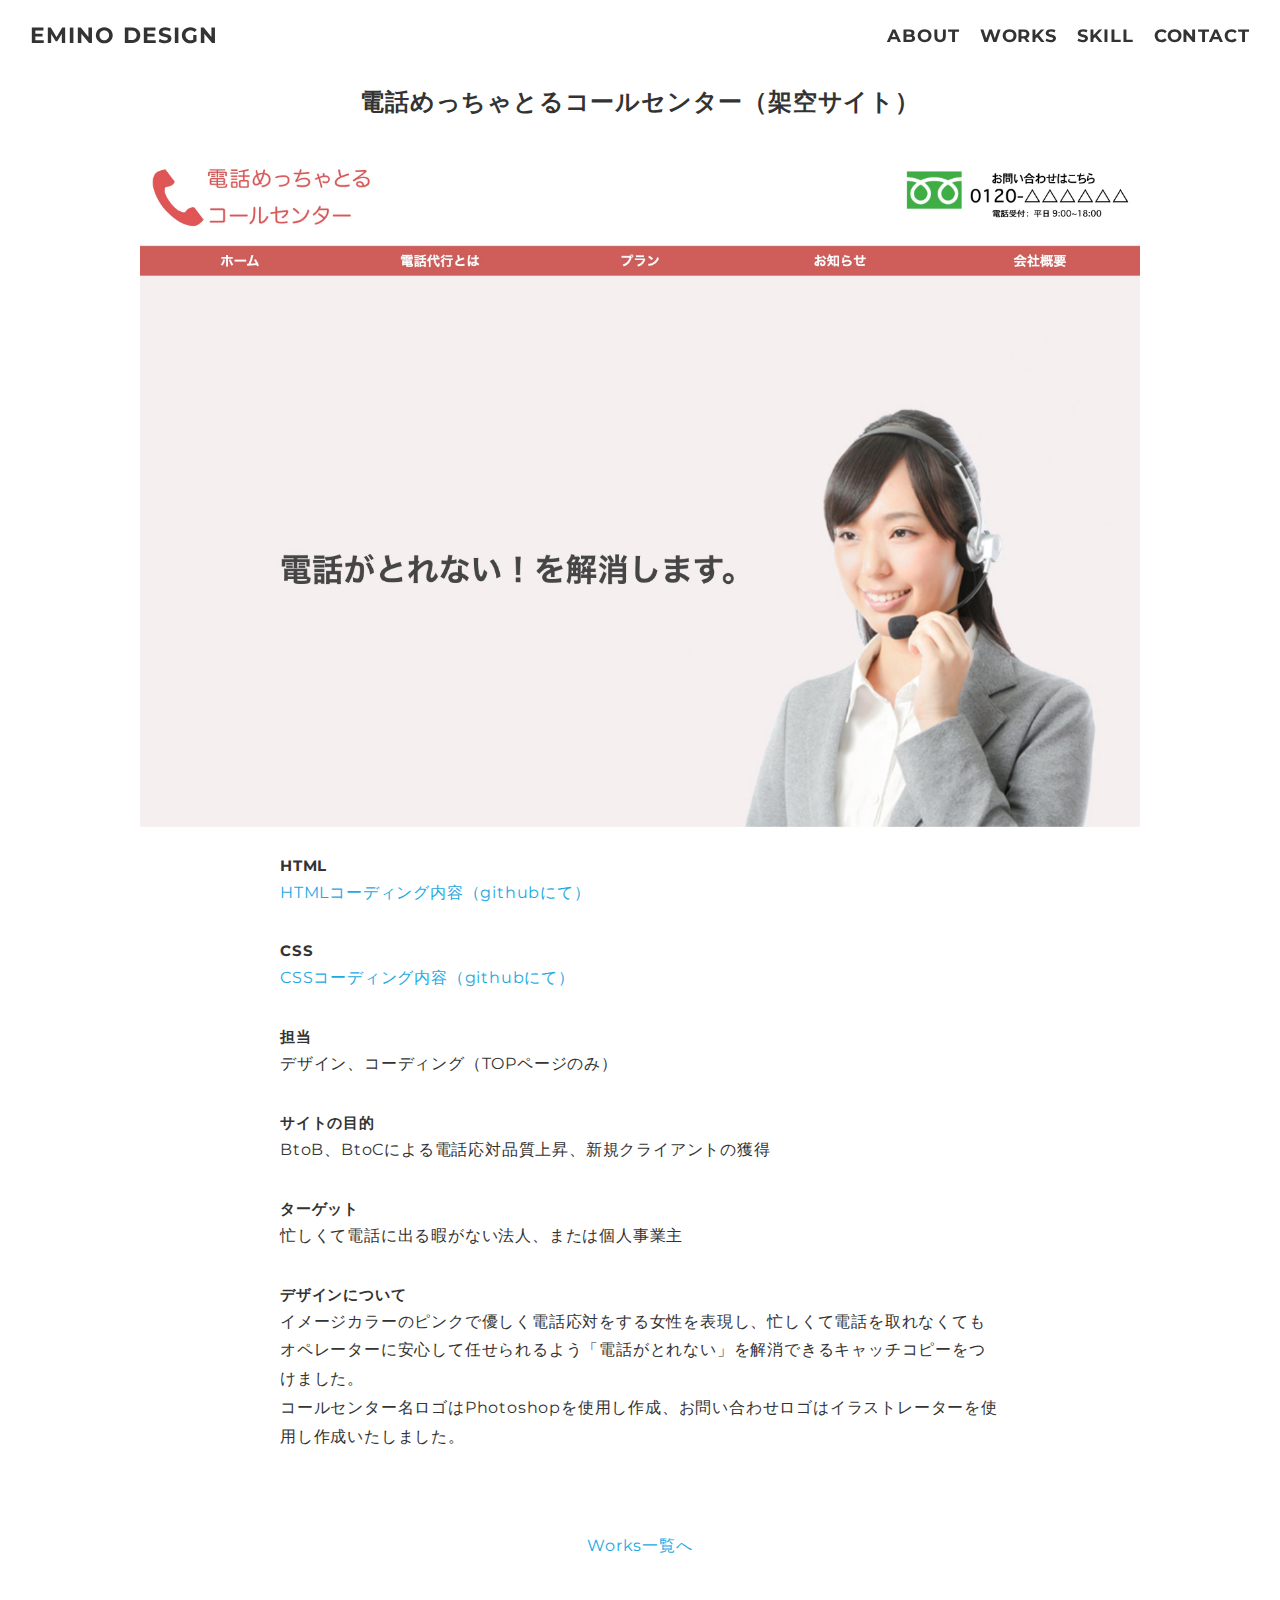
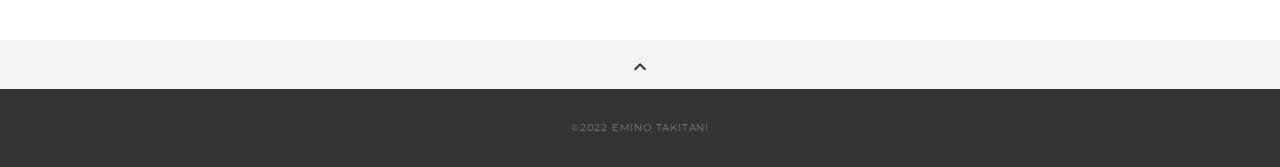
<file: emino-takitaniportfolio/callcenter.html>
<!DOCTYPE html>
<html>

<head>
    <meta charset="utf-8">
    <meta name="viewport" content="width=device-width,initial-scale=1.0,user-scalable=no">
    <meta property="og:type" content="website">
    <meta property="og:title" content="EMINO TAKITANI ポートフォリオ">
    <meta property="og:url" content="URLが入る">
    <meta property="og:description" content="EMINO TAKITANIのポートフォリオサイトです">
    <meta property="og:image" content="">
    <meta name="description" content="EMINO TAKITANIのポートフォリオサイトです" />
    <title>EMINO TAKITANI ポートフォリオ</title>
    <link rel="preconnect" href="https://fonts.gstatic.com">
    <link rel="preconnect" href="https://fonts.gstatic.com">
    <link href="https://fonts.googleapis.com/css2?family=Montserrat:wght@400;700&display=swap" rel="stylesheet">
    <link href="https://fonts.googleapis.com/css?family=Material+Icons+Outlined" rel="stylesheet">
    <link href="css/ress.css" media="all" rel="stylesheet" type="text/css" />
    <link href="css/style.css" media="all" rel="stylesheet" type="text/css" />
    <link rel="shortcut icon" href="img/favicon.ico" />
    <link rel="canonical" href="URLが入る" />
</head>

<body>
    <div class="wrapper">

        <!-- header -->
        <header class="header">
            <div class="header-inner">
                <h1 class="header-logo">
                    <a href=".">EMINO DESIGN</a>
                </h1>
                <nav class="header-nav">
                    <ul class="header-nav-list">
                        <li class="header-nav-item"><a href="./#about">ABOUT</a></li>
                        <li class="header-nav-item"><a href="./#works">WORKS</a></li>
                        <li class="header-nav-item"><a href="./#skill">SKILL</a></li>
                        <li class="header-nav-item"><a href="./#contact">CONTACT</a></li>
                    </ul>
                </nav>
            </div>
        </header>
        <!-- /header -->

        <main class="content">

            <article class="article">
                <div class="article-inner">
                    <h2 class="article-title">電話めっちゃとるコールセンター（架空サイト）</h2>
                    <p class="article-img">
                        <img src="img/callcenter.jpg" alt="電話めっちゃとるコールセンター（架空サイト）トップページ">
                    </p>
                    <div class="article-body">
                        <h3 class="article-info-title">HTML</h3>
                        <p><a href="https://github.com/emino-takitani/portfolio/blob/6667dd20a04a9ddc84aeee96721b2b581923ae9c/callcenter/index.html" target="_blank" rel="noopener">HTMLコーディング内容（githubにて）</a></p>
                        <h3 class="article-info-title">CSS</h3>
                        <p><a href="https://github.com/emino-takitani/portfolio/blob/6667dd20a04a9ddc84aeee96721b2b581923ae9c/callcenter/css/style.css" target="_blank" rel="noopener">CSSコーディング内容（githubにて）</a></p>
                        <h3 class="article-info-title">担当</h3>
                        <p>デザイン、コーディング（TOPページのみ）</p>
                        <h3 class="article-info-title">サイトの目的</h3>
                        <p>BtoB、BtoCによる電話応対品質上昇、新規クライアントの獲得</p>
                        <h3 class="article-info-title">ターゲット</h3>
                        <p>忙しくて電話に出る暇がない法人、または個人事業主</p>
                        <h3 class="article-info-title">デザインについて</h3>
                        <p>
                            イメージカラーのピンクで優しく電話応対をする女性を表現し、忙しくて電話を取れなくてもオペレーターに安心して任せられるよう「電話がとれない」を解消できるキャッチコピーをつけました。<br>コールセンター名ロゴはPhotoshopを使用し作成、お問い合わせロゴはイラストレーターを使用し作成いたしました。
                        </p>
                    </div>
                    <div class="home-link">
                        <a href="./#works">Works一覧へ</a>
                    </div>
                </div>
            </article>

            <div class="page-top" id="js-page-top">
                <span class="material-icons-outlined">expand_less</span>
            </div>
        </main>

        <!-- footer -->
        <footer class="footer">
            <div class="copyright">&copy;2022 EMINO TAKITANI</div>
        </footer>
        <!-- /footer -->

    </div>
    <script src="https://ajax.googleapis.com/ajax/libs/jquery/3.5.1/jquery.min.js"></script>
    <script type="text/javascript" src="js/script.js"></script>
</body>

</html>
</file>
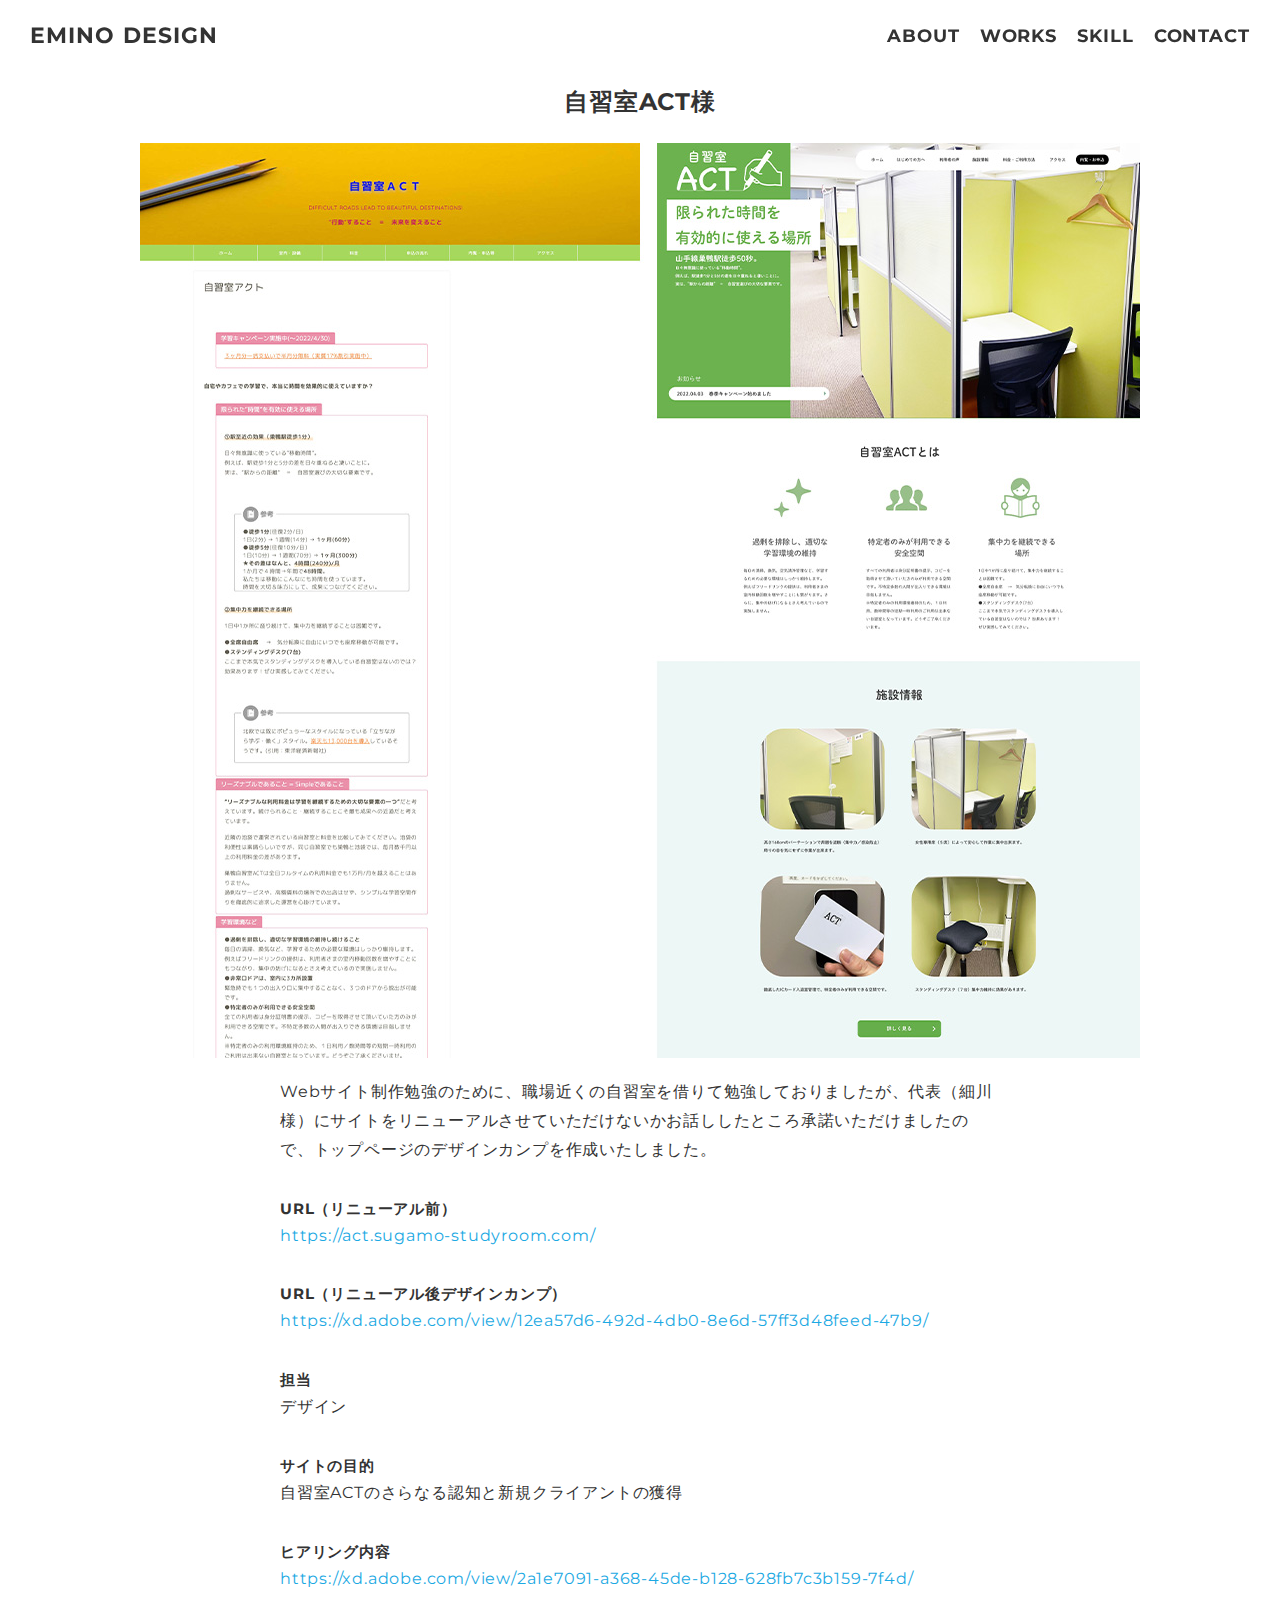
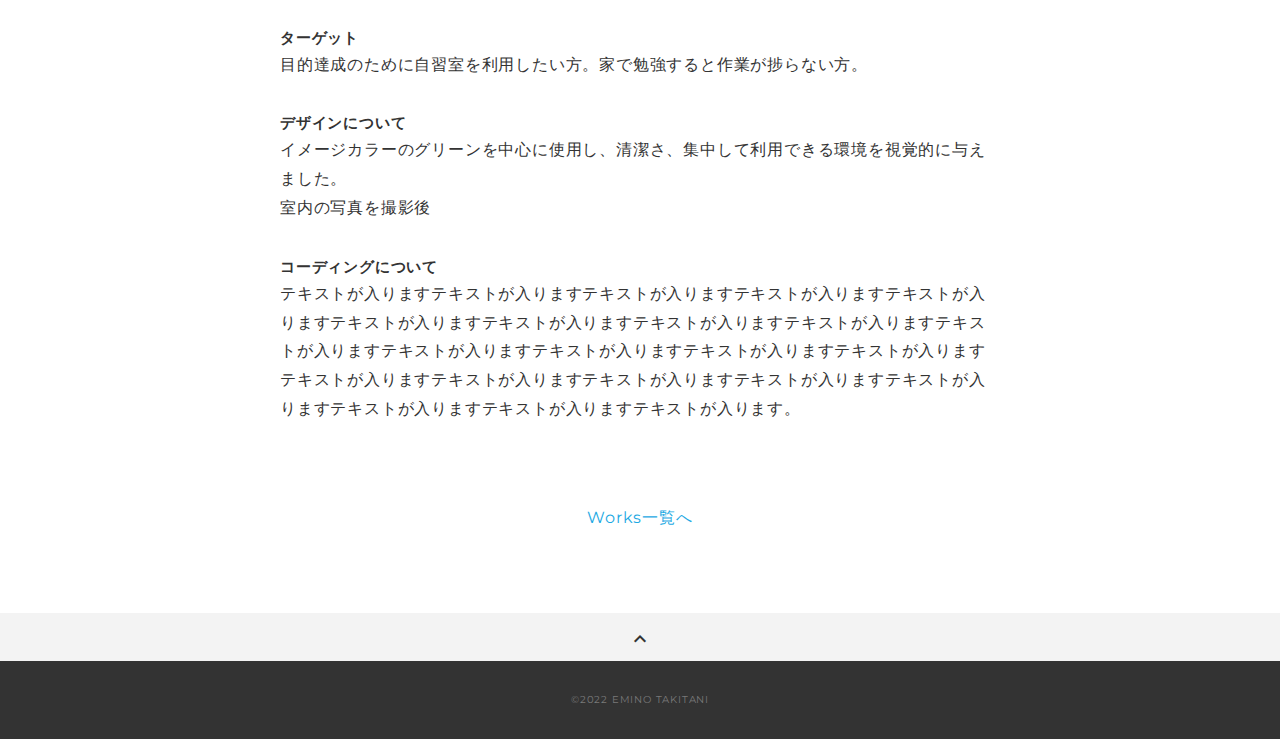
<file: emino-takitaniportfolio/helperstation-usagi.html>
<!DOCTYPE html>
<html>

<head>
    <meta charset="utf-8">
    <meta name="viewport" content="width=device-width,initial-scale=1.0,user-scalable=no">
    <meta property="og:type" content="website">
    <meta property="og:title" content="EMINO TAKITANI ポートフォリオ">
    <meta property="og:url" content="URLが入る">
    <meta property="og:description" content="EMINO TAKITANIのポートフォリオサイトです">
    <meta property="og:image" content="">
    <meta name="description" content="EMINO TAKITANIのポートフォリオサイトです" />
    <title>EMINO TAKITANI ポートフォリオ</title>
    <link rel="preconnect" href="https://fonts.gstatic.com">
    <link rel="preconnect" href="https://fonts.gstatic.com">
    <link href="https://fonts.googleapis.com/css2?family=Montserrat:wght@400;700&display=swap" rel="stylesheet">
    <link href="https://fonts.googleapis.com/css?family=Material+Icons+Outlined" rel="stylesheet">
    <link href="css/ress.css" media="all" rel="stylesheet" type="text/css" />
    <link href="css/style.css" media="all" rel="stylesheet" type="text/css" />
    <link rel="shortcut icon" href="img/favicon.ico" />
    <link rel="canonical" href="URLが入る" />
</head>

<body>
    <div class="wrapper">

        <!-- header -->
        <header class="header">
            <div class="header-inner">
                <h1 class="header-logo">
                    <a href=".">EMINO DESIGN</a>
                </h1>
                <nav class="header-nav">
                    <ul class="header-nav-list">
                        <li class="header-nav-item"><a href="./#about">ABOUT</a></li>
                        <li class="header-nav-item"><a href="./#works">WORKS</a></li>
                        <li class="header-nav-item"><a href="./#skill">SKILL</a></li>
                        <li class="header-nav-item"><a href="./#contact">CONTACT</a></li>
                    </ul>
                </nav>
            </div>
        </header>
        <!-- /header -->

        <main class="content">

            <article class="article">
                <div class="article-inner">
                    <h2 class="article-title">自習室ACT様</h2>
                    <p class="article-img">
                        <img src="img/toppage-designcomp.jpg" alt="">
                    </p>
                    <div class="article-body">
                        <p>
                            Webサイト制作勉強のために、職場近くの自習室を借りて勉強しておりましたが、代表（細川様）にサイトをリニューアルさせていただけないかお話ししたところ承諾いただけましたので、トップページのデザインカンプを作成いたしました。
                        </p>
                        <h3 class="article-info-title">URL（リニューアル前）</h3>
                        <p><a href="https://act.sugamo-studyroom.com/" target="_blank" rel="noopener">https://act.sugamo-studyroom.com/</a></p>
                        <h3 class="article-info-title">URL（リニューアル後デザインカンプ）</h3>
                        <p><a href="https://xd.adobe.com/view/12ea57d6-492d-4db0-8e6d-57ff3d48feed-47b9/" target="_blank" rel="noopener">https://xd.adobe.com/view/12ea57d6-492d-4db0-8e6d-57ff3d48feed-47b9/</a></p>
                        <h3 class="article-info-title">担当</h3>
                        <p>デザイン</p>
                        <h3 class="article-info-title">サイトの目的</h3>
                        <p>自習室ACTのさらなる認知と新規クライアントの獲得</p>
                        <h3 class="article-info-title">ヒアリング内容</h3>
                        <p><a href="https://xd.adobe.com/view/2a1e7091-a368-45de-b128-628fb7c3b159-7f4d/" target="_blank" rel="noopener">https://xd.adobe.com/view/2a1e7091-a368-45de-b128-628fb7c3b159-7f4d/</a></p>
                        <h3 class="article-info-title">ターゲット</h3>
                        <p>目的達成のために自習室を利用したい方。家で勉強すると作業が捗らない方。</p>
                        <h3 class="article-info-title">デザインについて</h3>
                        <p>
                            イメージカラーのグリーンを中心に使用し、清潔さ、集中して利用できる環境を視覚的に与えました。<br>室内の写真を撮影後
                        </p>
                        <h3 class="article-info-title">コーディングについて</h3>
                        <p>
                            テキストが入りますテキストが入りますテキストが入りますテキストが入りますテキストが入りますテキストが入りますテキストが入りますテキストが入りますテキストが入りますテキストが入りますテキストが入りますテキストが入りますテキストが入りますテキストが入りますテキストが入りますテキストが入りますテキストが入りますテキストが入りますテキストが入りますテキストが入りますテキストが入りますテキストが入ります。
                        </p>
                    </div>
                    <div class="home-link">
                        <a href="./#works">Works一覧へ</a>
                    </div>
                </div>
            </article>

            <div class="page-top" id="js-page-top">
                <span class="material-icons-outlined">expand_less</span>
            </div>
        </main>

        <!-- footer -->
        <footer class="footer">
            <div class="copyright">&copy;2022 EMINO TAKITANI</div>
        </footer>
        <!-- /footer -->

    </div>
    <script src="https://ajax.googleapis.com/ajax/libs/jquery/3.5.1/jquery.min.js"></script>
    <script type="text/javascript" src="js/script.js"></script>
</body>

</html>
</file>
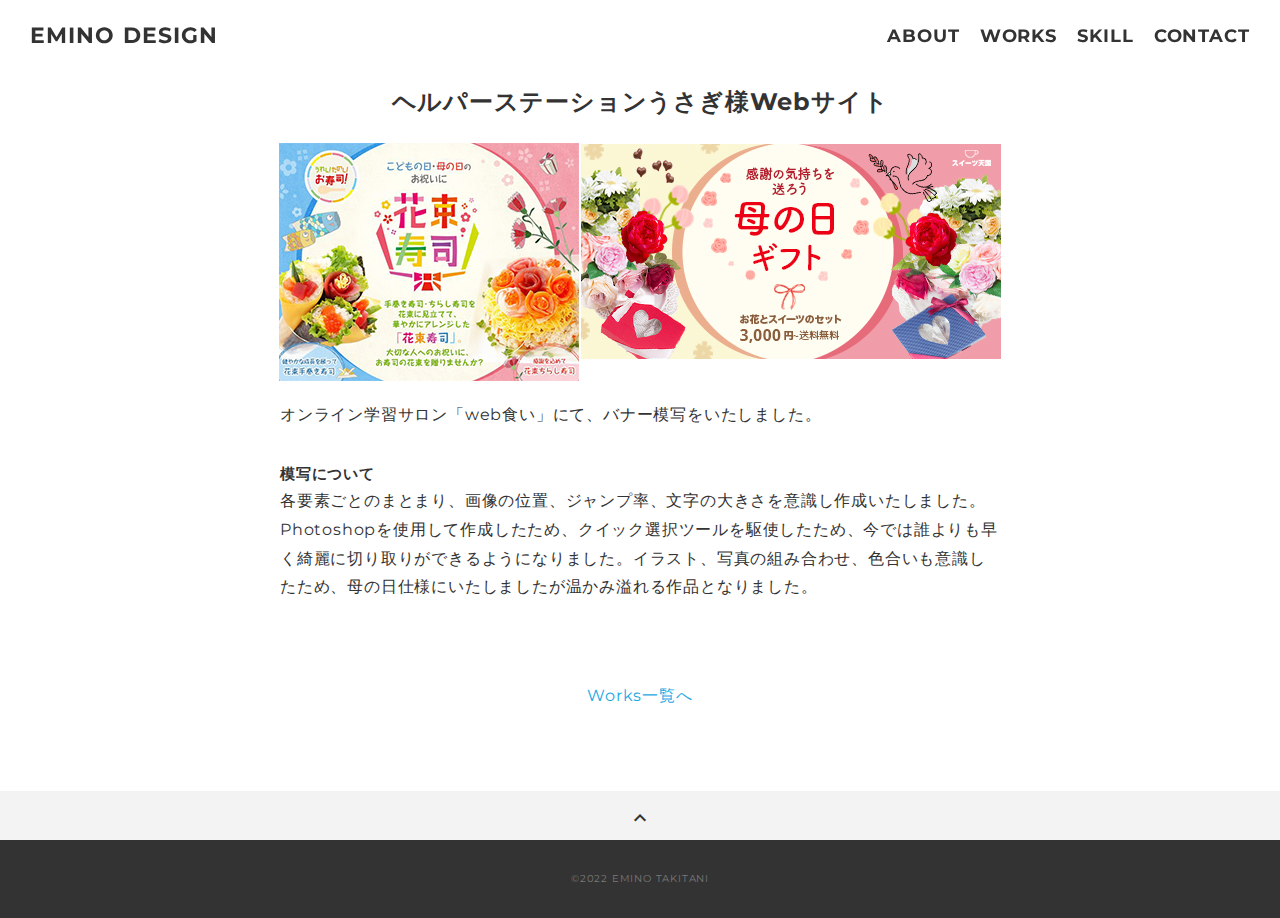
<file: emino-takitaniportfolio/mother's-day-banner.html>
<!DOCTYPE html>
<html>

<head>
    <meta charset="utf-8">
    <meta name="viewport" content="width=device-width,initial-scale=1.0,user-scalable=no">
    <meta property="og:type" content="website">
    <meta property="og:title" content="EMINO TAKITANI ポートフォリオ">
    <meta property="og:url" content="URLが入る">
    <meta property="og:description" content="EMINO TAKITANIのポートフォリオサイトです">
    <meta property="og:image" content="">
    <meta name="description" content="EMINO TAKITANIのポートフォリオサイトです" />
    <title>EMINO TAKITANI ポートフォリオ</title>
    <link rel="preconnect" href="https://fonts.gstatic.com">
    <link rel="preconnect" href="https://fonts.gstatic.com">
    <link href="https://fonts.googleapis.com/css2?family=Montserrat:wght@400;700&display=swap" rel="stylesheet">
    <link href="https://fonts.googleapis.com/css?family=Material+Icons+Outlined" rel="stylesheet">
    <link href="css/ress.css" media="all" rel="stylesheet" type="text/css" />
    <link href="css/style.css" media="all" rel="stylesheet" type="text/css" />
    <link rel="shortcut icon" href="img/favicon.ico" />
    <link rel="canonical" href="URLが入る" />
</head>

<body>
    <div class="wrapper">

        <!-- header -->
        <header class="header">
            <div class="header-inner">
                <h1 class="header-logo">
                    <a href=".">EMINO DESIGN</a>
                </h1>
                <nav class="header-nav">
                    <ul class="header-nav-list">
                        <li class="header-nav-item"><a href="./#about">ABOUT</a></li>
                        <li class="header-nav-item"><a href="./#works">WORKS</a></li>
                        <li class="header-nav-item"><a href="./#skill">SKILL</a></li>
                        <li class="header-nav-item"><a href="./#contact">CONTACT</a></li>
                    </ul>
                </nav>
            </div>
        </header>
        <!-- /header -->

        <main class="content">

            <article class="article">
                <div class="article-inner">
                    <h2 class="article-title">ヘルパーステーションうさぎ様Webサイト</h2>
                    <p class="article-img">
                        <img src="img/banner1.jpg" alt="">
                    </p>
                    <div class="article-body">
                        <p>
                            オンライン学習サロン「web食い」にて、バナー模写をいたしました。
                        </p>
                        <h3 class="article-info-title">模写について</h3>
                        <p>
                            各要素ごとのまとまり、画像の位置、ジャンプ率、文字の大きさを意識し作成いたしました。<br>Photoshopを使用して作成したため、クイック選択ツールを駆使したため、今では誰よりも早く綺麗に切り取りができるようになりました。イラスト、写真の組み合わせ、色合いも意識したため、母の日仕様にいたしましたが温かみ溢れる作品となりました。
                        </p>
                    </div>
                    <div class="home-link">
                        <a href="./#works">Works一覧へ</a>
                    </div>
                </div>
            </article>

            <div class="page-top" id="js-page-top">
                <span class="material-icons-outlined">expand_less</span>
            </div>
        </main>

        <!-- footer -->
        <footer class="footer">
            <div class="copyright">&copy;2022 EMINO TAKITANI</div>
        </footer>
        <!-- /footer -->

    </div>
    <script src="https://ajax.googleapis.com/ajax/libs/jquery/3.5.1/jquery.min.js"></script>
    <script type="text/javascript" src="js/script.js"></script>
</body>

</html>
</file>
<file: callcenter/css/style.css>
@charset "UTF-8";

/*共通部分*/

html {
    font-size: 100%;
}

body {
    font-family: "ヒラギノ角ゴ ProN W3", "Hiragino Kaku Gothic ProN", "メイリオ", sans-serif;
    line-height: 1.7;
    color: rgb(100, 100, 100);
}

a {
    text-decoration: none;
}

img {
    max-width: 100%;
}


/*header*/

.logo {
    float: left;
    width: 370px;
    margin-top: 0;
}

.freediallogo {
    float: right;
    width: 370px;
}

nav {
    clear: both;
}

.main-nav {
    display: flex;
    font-size: 1.25rem;
    text-transform: uppercase;
    list-style: none;
    overflow: hidden;
    margin-top: 0;
}

.main-nav li {
    width: 400px;
    height: 45px;
    text-align: center;
    background-color: rgb( 207, 95, 91);
    line-height: 45px;
    margin-right: 2px;
    margin: auto;
}

.main-nav li a {
    text-decoration: none;
    color: #fff;
    font-weight: bold;
}

.top-kv {
    position: relative;
}

.top-text h1 {
    position: absolute;
    color: #464646;
    font-size: 48px;
    left: 14%;
    top: 48%;
}
</file>
<file: emino-takitaniportfolio/css/ress.css>
/*!
 * ress.css • v3.0.1
 * MIT License
 * github.com/filipelinhares/ress
 */

/* # =================================================================
   # Global selectors
   # ================================================================= */

html {
  box-sizing: border-box;
  word-break: normal;
  -moz-tab-size: 4;
  tab-size: 4;

  -webkit-text-size-adjust: 100%; /* Prevent adjustments of font size after orientation changes in iOS */
}

*,
::before,
::after {
  box-sizing: inherit;
  background-repeat: no-repeat; /* Set `background-repeat: no-repeat` to all elements and pseudo elements */
}

::before,
::after {
  vertical-align: inherit;
  text-decoration: inherit; /* Inherit text-decoration and vertical align to ::before and ::after pseudo elements */
}

* {
  margin: 0;
  padding: 0; /* Reset `padding` and `margin` of all elements */
}

/* # =================================================================
   # General elements
   # ================================================================= */

hr {
  overflow: visible; /* Show the overflow in Edge and IE */
  height: 0; /* Add the correct box sizing in Firefox */
}

details,
main {
  display: block; /* Render the `main` element consistently in IE. */
}

summary {
  display: list-item; /* Add the correct display in all browsers */
}

small {
  font-size: 80%; /* Set font-size to 80% in `small` elements */
}

[hidden] {
  display: none; /* Add the correct display in IE */
}

abbr[title] {
  /* Add the correct text decoration in Chrome, Edge, IE, Opera, and Safari */
  text-decoration: underline;
  text-decoration: underline dotted;
  border-bottom: none; /* Remove the bottom border in Chrome 57 */
}

a {
  background-color: transparent; /* Remove the gray background on active links in IE 10 */
}

a:active,
a:hover {
  outline-width: 0; /* Remove the outline when hovering in all browsers */
}

code,
kbd,
pre,
samp {
  font-family: monospace, monospace; /* Specify the font family of code elements */
}

pre {
  font-size: 1em; /* Correct the odd `em` font sizing in all browsers */
}

b,
strong {
  font-weight: bolder; /* Add the correct font weight in Chrome, Edge, and Safari */
}

/* https://gist.github.com/unruthless/413930 */
sub,
sup {
  position: relative;
  font-size: 75%;
  line-height: 0;
  vertical-align: baseline;
}

sub {
  bottom: -.25em;
}

sup {
  top: -.5em;
}

/* # =================================================================
   # Forms
   # ================================================================= */

input {
  border-radius: 0;
}

/* Replace pointer cursor in disabled elements */
[disabled] {
  cursor: default;
}

[type="number"]::-webkit-inner-spin-button,
[type="number"]::-webkit-outer-spin-button {
  height: auto; /* Correct the cursor style of increment and decrement buttons in Chrome */
}

[type="search"] {
  outline-offset: -2px; /* Correct the outline style in Safari */

  -webkit-appearance: textfield; /* Correct the odd appearance in Chrome and Safari */
}

[type="search"]::-webkit-search-decoration {
  -webkit-appearance: none; /* Remove the inner padding in Chrome and Safari on macOS */
}

textarea {
  overflow: auto; /* Internet Explorer 11+ */
  resize: vertical; /* Specify textarea resizability */
}

button,
input,
optgroup,
select,
textarea {
  font: inherit; /* Specify font inheritance of form elements */
}

optgroup {
  font-weight: bold; /* Restore the font weight unset by the previous rule */
}

button {
  overflow: visible; /* Address `overflow` set to `hidden` in IE 8/9/10/11 */
}

button,
select {
  text-transform: none; /* Firefox 40+, Internet Explorer 11- */
}

/* Apply cursor pointer to button elements */
button,
[type="button"],
[type="reset"],
[type="submit"],
[role="button"] {
  cursor: pointer;
  color: inherit;
}

/* Remove inner padding and border in Firefox 4+ */
button::-moz-focus-inner,
[type="button"]::-moz-focus-inner,
[type="reset"]::-moz-focus-inner,
[type="submit"]::-moz-focus-inner {
  padding: 0;
  border-style: none;
}

/* Replace focus style removed in the border reset above */
button:-moz-focusring,
[type="button"]::-moz-focus-inner,
[type="reset"]::-moz-focus-inner,
[type="submit"]::-moz-focus-inner {
  outline: 1px dotted ButtonText;
}

button,
html [type="button"],
/* Prevent a WebKit bug where (2) destroys native `audio` and `video`controls in Android 4 */
[type="reset"],
[type="submit"] {
  -webkit-appearance: button; /* Correct the inability to style clickable types in iOS */
}

/* Remove the default button styling in all browsers */
button,
input,
select,
textarea {
  border-style: none;
  background-color: transparent;
}

/* Style select like a standard input */
select {
  -webkit-appearance: none; /* Chrome 41+ */
  -moz-appearance: none; /* Firefox 36+ */
}

select::-ms-expand {
  display: none; /* Internet Explorer 11+ */
}

select::-ms-value {
  color: currentColor; /* Internet Explorer 11+ */
}

legend {
  display: table; /* Correct the text wrapping in Edge and IE */
  max-width: 100%; /* Correct the text wrapping in Edge and IE */
  max-width: 100%; /* Correct the text wrapping in Edge 18- and IE */
  white-space: normal; /* Correct the text wrapping in Edge and IE */
  color: inherit; /* Correct the color inheritance from `fieldset` elements in IE */
  border: 0; /* Correct `color` not being inherited in IE 8/9/10/11 */
}

::-webkit-file-upload-button {
  font: inherit; /* Change font properties to `inherit` in Chrome and Safari */
  color: inherit;
  /* Correct the inability to style clickable types in iOS and Safari */

  -webkit-appearance: button;
}

/* # =================================================================
   # Specify media element style
   # ================================================================= */

img {
  border-style: none; /* Remove border when inside `a` element in IE 8/9/10 */
}

/* Add the correct vertical alignment in Chrome, Firefox, and Opera */
progress {
  vertical-align: baseline;
}

/* # =================================================================
   # Accessibility
   # ================================================================= */

/* Hide content from screens but not screenreaders */
@media screen {
  [hidden~="screen"] {
    display: inherit;
  }
  [hidden~="screen"]:not(:active):not(:focus):not(:target) {
    position: absolute !important;
    clip: rect(0 0 0 0) !important;
  }
}

/* Specify the progress cursor of updating elements */
[aria-busy="true"] {
  cursor: progress;
}

/* Specify the pointer cursor of trigger elements */
[aria-controls] {
  cursor: pointer;
}

/* Specify the unstyled cursor of disabled, not-editable, or otherwise inoperable elements */
[aria-disabled] {
  cursor: default;
}
</file>
<file: emino-takitaniportfolio/css/style.css>
body {
    font-family: "Montserrat", "Helvetica Neue", Arial, "Hiragino Kaku Gothic ProN", "Hiragino Sans", Meiryo, sans-serif;
    font-size: 16px;
    line-height: 1.8;
    letter-spacing: .8px;
    color: #333;
}

a {
    transition: opacity .3s;
    text-decoration: none;
    color: #1ca9e3;
}

img {
    max-width: 100%;
    height: auto;
    vertical-align: bottom;
    border-style: none;
}

ul,
li {
    list-style: none;
}

.pc-only {
    display: block;
}

.sp-only {
    display: none;
}


/*--------------------------------
 レイアウト
---------------------------------*/

.section {
    padding: 80px 0;
}

.inner {
    max-width: 1340px;
    margin: 0 auto;
    padding: 0 40px;
}


/*--------------------------------
 見出し
---------------------------------*/

.title {
    font-size: 34px;
    font-weight: normal;
    font-weight: bold;
    line-height: 1;
    margin-bottom: 40px;
    letter-spacing: .05em;
    color: #333;
}

.lead {
    margin-bottom: 30px;
}


/*--------------------------------
ヘッダー
---------------------------------*/

.header {
    position: fixed;
    top: 0;
    z-index: 1;
    width: 100%;
}

.header-inner {
    display: flex;
    align-items: center;
    justify-content: space-between;
    padding: 20px 30px;
}

.header-logo {
    font-size: 22px;
    font-weight: bold;
    line-height: 1.2;
    margin-right: 20px;
    letter-spacing: .05em;
}

.header-logo a {
    color: #333;
}

.header-nav-list {
    display: flex;
    justify-content: space-between;
}

.header-nav-item:not(:last-child) {
    margin-right: 20px;
}

.header-nav-item a {
    font-size: 18px;
    font-weight: bold;
    padding: 5px 0;
    letter-spacing: .05em;
    color: #333;
}

.header-nav-item a:hover {
    opacity: .8;
}


/*--------------------------------
 スプリットスクリーン
---------------------------------*/

.split {
    display: flex;
    align-items: center;
    flex-wrap: wrap;
    justify-content: space-between;
}

.split-body {
    width: 50%;
    padding-right: 2%;
    padding-left: 5%;
}

.split-img {
    width: 50%;
    height: 95vh;
    background-image: url(../img/kaiinu.jpg);
    background-repeat: no-repeat;
    background-position: center center;
    background-size: cover;
}

.split-title {
    font-size: 5vw;
    font-weight: bold;
    line-height: 1.2;
    margin-bottom: 20px;
    letter-spacing: .05em;
}


/*--------------------------------
 About
---------------------------------*/

.about-container {
    display: flex;
    align-items: center;
}

.about-details {
    display: flex;
    margin: 0 auto;
    letter-spacing: 0.1em;
}


/*--------------------------------
 Works
---------------------------------*/

.works-list {
    display: flex;
    flex-wrap: wrap;
    margin-bottom: -40px;
}

.works-item {
    width: 31.74603%;
    margin-right: 1.58730%;
    margin-bottom: 40px;
    color: #333;
}

.works-item:hover {
    opacity: .9;
}

.works-item:nth-of-type(3n) {
    margin-right: 0;
}

.works-img img {
    width: 400px;
    height: 200px;
    border: 1px solid #e6e6e6;
}

.works-name {
    font-size: 12px;
    font-weight: bold;
    margin-top: 8px;
}

.works-info {
    font-size: 10px;
}


/*--------------------------------
 Skill
---------------------------------*/

.skill-list {
    display: flex;
    flex-wrap: wrap;
    justify-content: space-between;
    margin-bottom: -50px;
}

.skill-item {
    display: flex;
    align-items: flex-start;
    justify-content: space-between;
    width: 48%;
    margin-bottom: 50px;
}

.skill-img {
    width: 60px;
    height: auto;
    margin-right: 20px;
}

.skill-body {
    flex: 1;
}

.skill-name {
    margin-bottom: 3px;
}


/*--------------------------------
 Contact
---------------------------------*/

.contact-item:not(:last-child) {
    margin-right: 10px;
}

.contact-text {
    margin-top: 10px;
}


/*--------------------------------
 ページトップ
---------------------------------*/

.page-top {
    font-weight: bold;
    padding: 10px;
    cursor: pointer;
    text-align: center;
    background-color: #f3f3f3;
}

.page-top .material-icons-outlined {
    vertical-align: bottom;
}


/*--------------------------------
 フッター
---------------------------------*/

.footer {
    padding: 30px;
    background-color: #333;
}

.copyright {
    font-size: 10px;
    text-align: center;
    color: #797979;
}


/*--------------------------------
 下層：Worksページ
---------------------------------*/

.article {
    padding: 80px 0;
}

.article-inner {
    max-width: 1040px;
    margin: 0 auto;
    padding: 0 20px;
}

.article-title {
    margin-bottom: 20px;
    text-align: center;
}

.article-img {
    margin-bottom: 20px;
    text-align: center;
}

.article-body {
    max-width: 720px;
    margin: 0 auto;
    margin-bottom: 80px;
}

.article-info-title {
    font-size: 15px;
}

.article-body img {
    margin-bottom: 30px;
}

.article-body p {
    margin-bottom: 30px;
}

.home-link {
    text-align: center;
}


/*media Queries 767
----------------------------------------------------*/

@media screen and (max-width: 767px) {
    body {
        font-size: 13px;
        line-height: 1.7;
    }
    .pc-only {
        display: none;
    }
    .sp-only {
        display: block;
    }
    /* 見出し */
    .title {
        font-size: 26px;
        margin-bottom: 20px;
    }
    /* レイアウト */
    .section {
        padding: 60px 0;
    }
    .inner {
        padding: 0 20px;
    }
    /* ヘッダー */
    .header-inner {
        padding: 20px;
    }
    .header-logo {
        font-size: 16px;
    }
    .header-nav-item:not(:last-child) {
        margin-right: 10px;
    }
    .header-nav-item a {
        font-size: 11px;
    }
    /* スプリットスクリーン */
    .split {
        flex-direction: column-reverse;
    }
    .split-body {
        width: 100%;
        padding-right: 3%;
        padding-left: 8%;
    }
    .split-img {
        width: 100%;
        height: 67vh;
        margin-bottom: 20px;
        background-image: url(../img/sp_kaiinu.jpg);
    }
    .split-title {
        font-size: 32px;
    }
    /* Works */
    .works-name {
        font-size: 10px;
    }
    .works-list {
        justify-content: space-between;
    }
    .works-item {
        flex: 0 0 48%;
        margin-right: 0;
        margin-bottom: 30px;
    }
    /* Skill */
    .skill-list {
        display: block;
        margin-bottom: 0;
    }
    .skill-item {
        width: 100%;
        margin-bottom: 35px;
    }
    .skill-item:last-child {
        margin-bottom: 0;
    }
    /* フッター */
    .footer {
        padding: 20px;
    }
}
</file>
<file: helper_station_usagi/css/style.css>
/* 全体 */

body {
    font-family: "ヒラギノ丸ゴ Pro W4", "ヒラギノ丸ゴ Pro", "Hiragino Maru Gothic Pro";
}

a {
    text-decoration: none;
}

.top-image img {
    width: 100%;
    max-width: 100%;
}


/* header */

.header {
    height: 100px;
    display: flex;
    align-items: center;
    justify-content: space-between;
    padding-right: 70px;
}

.logo {
    float: left;
    padding: 20px 20px 20px 70px;
    float: left;
}

.nav {
    display: flex;
}

.main-nav ul {
    display: flex;
}

.main-nav ul li {
    margin: 0 auto;
    font-size: 16px;
    word-break: keep-all;
    padding: 25px;
}

.main-nav ul li a {
    color: #141414;
}

.main-nav ul li a:hover {
    color: #e4a90a;
}

.main-navbutton0:hover {
    background-color: #fff;
    border-color: #e4a90a;
    color: #e4a90a;
}

ul.main-nav li a,
.main-navbutton0 a {
    font-size: 16px;
}

.main-nav ul li {
    align-items: center;
}

input[type="checkbox"] {
    display: none;
}

.main-navbutton0 {
    height: 100%;
    display: flex;
    flex: 1 1;
    position: relative;
    align-items: center;
}

.main-navbutton0 {
    display: flex;
    position: relative;
    font-weight: bold;
    min-width: 150px;
    height: 52px;
    border-radius: 26px;
    background: #e4a90a;
    border: 2px solid #e4a90a;
    text-align: center;
    justify-content: center;
    align-items: center;
    color: #fff;
    font-size: 16px;
    cursor: pointer;
    float: right;
    width: 80%;
}

.main-navbutton0 a {
    color: #141414;
}


/* トップキービジュアル */

.top-kv {
    position: relative;
    text-align: center;
    margin: 0 auto;
}

.top-kv img {
    width: 100%;
    max-width: 100%;
}

.top-text {
    position: absolute;
    font-size: 100px;
    color: #5d3808;
    top: 420px;
    left: 101px;
}

.top-text2 {
    position: absolute;
    font-size: 5vw;
    color: #faf5f5;
    text-shadow: 0 2px 8px #5c3b06;
    top: 530px;
    left: 101px;
    line-height: 60px;
}

.titletext {
    line-height: 1;
}


/* メインキービジュアル */

.main-kv {
    position: relative;
    text-align: center;
    margin: 0 auto;
}

.main-kv img {
    width: 100%;
    max-width: 100%;
}

.main-text {
    position: absolute;
    text-align: center;
    font-size: 2.5vw;
    color: #fff;
    line-height: 100px;
    text-shadow: 0 3px 6px rgb(92, 54, 6, 0.4);
    letter-spacing: normal;
    top: 230px;
    left: 400px;
}


/* サービス内容、ヘルパーステーションうさぎについて */

.service {
    margin-top: 66px;
    background-color: #f7edd6;
}

.service-title,
.usagi-detailtitle {
    text-align: center;
    font-size: 36px;
    padding-top: 76px;
    padding-bottom: 37px;
    color: #d09e2a;
}

.service-contents,
.usagidetail-contents {
    display: flex;
    justify-content: center;
    list-style: none;
}

ul.service-contents li,
ul.usagidetail-contents li {
    margin: 0 25px;
    display: flex;
    align-items: center;
    flex-flow: column;
}

ul.service-contents li a,
ul.usagidetail-contents li a {
    color: #d09e2a;
}

ul.service-contents li a:hover,
ul.usagidetail-contents li a:hover {
    opacity: 0.5;
}

.service-img,
.usagidetail-img {
    max-width: 100%;
    border-radius: 21px;
}

.service-texttitle,
.usagidetail-texttitle {
    display: block;
    text-align: center;
    color: #5d3808;
    padding: 21px;
    font-size: 24px;
}

.service-textmain,
.usagidetail-textmain {
    font-size: 16px;
    line-height: 1.8;
    color: #141414;
}

.button01,
.button02,
.button03,
.button04,
.button05,
.button06 {
    display: flex;
    position: relative;
    font-weight: bold;
    width: 135px;
    height: 33px;
    border-radius: 26px;
    background: #faf6f6;
    color: #d09e2a;
    align-items: center;
    justify-content: center;
    border: 2px solid #d09e2a;
    font-size: 16px;
    cursor: pointer;
    margin: 0 auto;
    margin-top: 10px;
    margin-bottom: 76px;
}


/* お知らせ */

.information-list {
    overflow-y: auto;
    line-height: 1;
    font-size: 16px;
    list-style-type: none;
}

.information {
    max-width: 100%;
    height: 400px;
    max-height: 400px;
    background-color: #f7edd6;
}

.information-item {
    width: 700px;
    margin: 0 auto;
    line-height: 3.5;
    border-bottom: solid 1px #fcf8ef;
    font-size: 16px;
}

.date {
    padding-right: 60px;
}

.information-title {
    text-align: center;
    font-size: 36px;
    padding-top: 72.5px;
    padding-bottom: 37px;
    color: #d09e2a;
    justify-content: center;
}

ul.information-list li a {
    color: #141414;
}

ul.information-list li a:hover {
    color: #d09e2a;
}


/* よくあるご質問、お手続きのご相談について、採用情報 */

.threebox {
    display: flex;
}

.threebox-contents {
    display: flex;
    margin: 0 auto;
}

ul.threebox-contents li {
    position: relative;
}

.threebox-question,
.threebox-flow,
.threebox-recruit {
    font-size: 24px;
    position: absolute;
    justify-content: center;
    top: 50%;
    left: 50%;
    transform: translate(-50%, -50%);
    white-space: nowrap;
    letter-spacing: 1px;
}

.threebox-img-question,
.threebox-img-flow,
.threebox-img-recruit {
    max-width: 100%;
    border-radius: 21px;
    margin: 65px 25px;
    width: 400px;
}

.threebox-question,
.threebox-flow,
.threebox-recruit {
    width: 400px;
    text-align: center;
    background: rgb(250 246 246 / 65%);
    display: block;
    padding: 20px 0;
    margin: 0 auto;
}

ul.threebox-contents li {
    display: flex;
}


/* アクセス */

.access {
    background-color: #f7edd6;
    align-items: center;
    border-top: 4.5px solid #f4d48a;
    border-bottom: 4.5px solid #f4d48a;
    padding: 70px 0;
}

.access-title {
    text-align: center;
    font-size: 36px;
    padding-bottom: 37px;
    color: #d09e2a;
    justify-content: center;
}

.address,
.tel,
.nearest-station {
    font-size: 16px;
    color: #141414;
    line-height: 1.5;
}

.tel {
    padding-bottom: 1.5em;
}

.access-container {
    display: flex;
    justify-content: center;
    margin: 0 auto;
}

.access-logo {
    margin-bottom: 40px;
    padding-right: 150px;
}

.googlemap {
    display: flex;
    justify-content: center;
}

.accessmap {
    max-width: 620px;
    width: 100%;
}


/* お問い合わせ */

.inquiry {
    padding: 70px 0;
    text-align: center;
    margin: 0 auto;
}

.unknown-point {
    padding-top: 1.5em;
    padding-bottom: 2em;
}

.inquiry-title {
    font-size: 36px;
    padding-bottom: 37px;
    color: #d09e2a;
    justify-content: center;
}

.regular-container {
    margin: 0 auto;
    line-height: 1.5;
}

.business-hours {
    margin-top: 2em;
}

.button-container {
    display: flex;
    justify-content: center;
    align-items: center;
}

ul.button-container li {
    display: flex;
}

ul.button-container li a {
    color: #fff;
}

ul.button-container li:hover a {
    color: #141414;
}

.tel-button a {
    display: flex;
    font-weight: bold;
    min-width: 366px;
    height: 85px;
    border-radius: 40px;
    background: #e4a90a;
    border: 2px solid #e4a90a;
    justify-content: center;
    align-items: center;
    font-size: 24px;
    cursor: pointer;
    margin: 0 24px;
}

.tel-icon {
    max-width: 10%;
    fill: #fff;
}

.mail-button a {
    display: flex;
    font-weight: bold;
    min-width: 366px;
    height: 85px;
    border-radius: 40px;
    background: #e4a90a;
    border: 2px solid #e4a90a;
    text-align: center;
    justify-content: center;
    align-items: center;
    font-size: 24px;
    cursor: pointer;
    margin: 0 24px;
    color: #fff;
}

ul.button-container li a:hover .tel-icon,
ul.button-container li a:hover .mail-icon {
    fill: #141414;
}

.mail-icon {
    padding-right: 10px;
    padding-left: 10px;
    max-width: 10%;
    fill: #fff;
}

.regular-container {
    justify-content: center;
}


/* footer */

.footer {
    background-color: #f7edd6;
    display: flex;
    border-top: 4.5px solid #f4d48a;
}

.address-container,
ul.footer-menu li a {
    font-size: 16px;
}

ul.footer-menu-contents1 li a,
ul.footer-menu-contents2 a {
    color: #141414;
}

ul.footer-menu-contents1 li a:hover,
ul.footer-menu-contents2 li a:hover {
    color: #e4a90a;
}

ul.button-container li:hover {
    background-color: #fff;
    border-color: #e4a90a;
    color: #141414;
}

ul.threebox-contents li {
    display: flex;
}

.footer-logo {
    margin-bottom: 40px;
}

.footer-inner {
    width: 100%;
    margin: 0 auto;
    margin-top: 70px;
    display: flex;
    justify-content: center;
    padding: 30px;
}

.footer-container {
    line-height: 1.5;
}

ul.footer-menu-contents1 li a,
ul.footer-menu-contents2 li a {
    justify-content: center;
    margin: 0 auto;
    line-height: 3;
    padding: 0 20px;
}

.footer-menu {
    display: flex;
}

.footer-menu-contents1 {
    margin-right: 65px;
}

ul.footer-menu-contents1,
ul.footer-menu-contents2 {
    list-style: none;
}


/* レスポンシブ */


/* =================
ハンバーガーボタンの実装
================= */

@media (max-width:1400px) {
    .menu-btn {
        position: fixed;
        top: 10px;
        right: 10px;
        display: flex;
        height: 60px;
        width: 60px;
        justify-content: center;
        align-items: center;
        z-index: 90;
        background-color: #e4a90a;
    }
    .menu-btn:hover {
        cursor: pointer;
    }
    /* 三本線の実装 */
    .menu-btn span,
    .menu-btn span:before,
    .menu-btn span:after {
        content: "";
        display: block;
        height: 3px;
        width: 25px;
        border-radius: 3px;
        background-color: #ffffff;
        position: absolute;
    }
    .menu-btn span:before {
        bottom: 8px;
    }
    .menu-btn span:after {
        top: 8px;
    }
    /* チェックボックスを非表示にする */
    #menu-btn-check {
        display: none;
    }
    #menu-btn-check:checked~.menu-btn span {
        background-color: rgba( 255, 255, 255, 0);
        /*メニューオープン時は真ん中の線を透明にする*/
    }
    /* メニューを開いている時はハンバーガーボタンが×になる */
    #menu-btn-check:checked~.menu-btn span::before {
        bottom: 0;
        transform: rotate(45deg);
    }
    #menu-btn-check:checked~.menu-btn span::after {
        top: 0;
        transform: rotate(-45deg);
    }
    /* =================
      メニュー部分の実装
      ================= */
    .main-nav {
        width: 100%;
        height: 100%;
        position: fixed;
        top: 0;
        /* メニューを外に出しておく */
        left: 100%;
        z-index: 80;
        background-color: #e4a90a;
        transition: all 0.5s;
        /*アニメーションを滑らかにする*/
    }
    .main-nav ul {
        padding: 70px 10px 0;
        display: block;
    }
    .main-nav ul li {
        border-bottom: solid 1px #ffffff;
        list-style: none;
    }
    .main-nav ul li a {
        display: block;
        width: 100%;
        font-size: 15px;
        box-sizing: border-box;
        color: #ffffff;
        text-decoration: none;
        padding: 9px 15px 10px 0;
        position: relative;
    }
    #menu-btn-check:checked~.main-nav {
        left: 0%;
        /*メニューを画面内へ動かす*/
    }
}


/* メニュー内お問い合わせ削除 */

@media (max-width:1400px) {
    .main-navbutton0 {
        display: none;
    }
}


/* トップキービジュアル */


/* メインキービジュアル */


/* サービス内容 */

@media (max-width:1000px) {
    .service-contents {
        display: block;
    }
    .service-img {
        margin: 0 auto;
    }
}


/* ヘルパーステーションうさぎについて */

@media (max-width:1000px) {
    .usagidetail-contents {
        display: block;
    }
    .usagidetail-img {
        margin: 0 auto;
    }
}


/* お知らせ */

@media (max-width:1000px) {
    .information-list {
        padding-inline-start: 40px;
    }
}


/* よくあるご質問、お手続きのご相談について、採用情報 */

@media (max-width:1000px) {
    .threebox-contents {
        display: block;
        margin: 0 auto;
    }
}


/* アクセス */

@media (max-width:1000px) {
    .access {
        display: block;
        text-align: center;
        margin: 0 auto;
    }
    .access-logo {
        padding-right: 0;
        margin: 0 auto;
        padding: 20px 0;
    }
    .nearest-station {
        padding: 20px 0;
    }
}


/* お問い合わせ */

@media (max-width:1000px) {
    .button-container {
        display: block;
        margin: 0 auto;
    }
    ul.button-container li {
        justify-content: center;
        padding: 10px 0;
    }
}


/* フッター */

@media(max-width:1000px) {
    .footer-inner {
        display: block;
    }
    .footer-logo,
    .address-container,
    ul.footer-menu-contents1 li,
    ul.footer-menu-contents2 {
        margin: 0 auto;
        align-items: center;
        text-align: center;
    }
}


/* Googleマップ */

@media(max-width:1000px) {
    .access-container {
        flex-direction: column;
        margin: 0 auto;
    }
    .googlemap {
        justify-content: center;
    }
    .accessmap {
        margin: 0 auto;
    }
}
</file>
